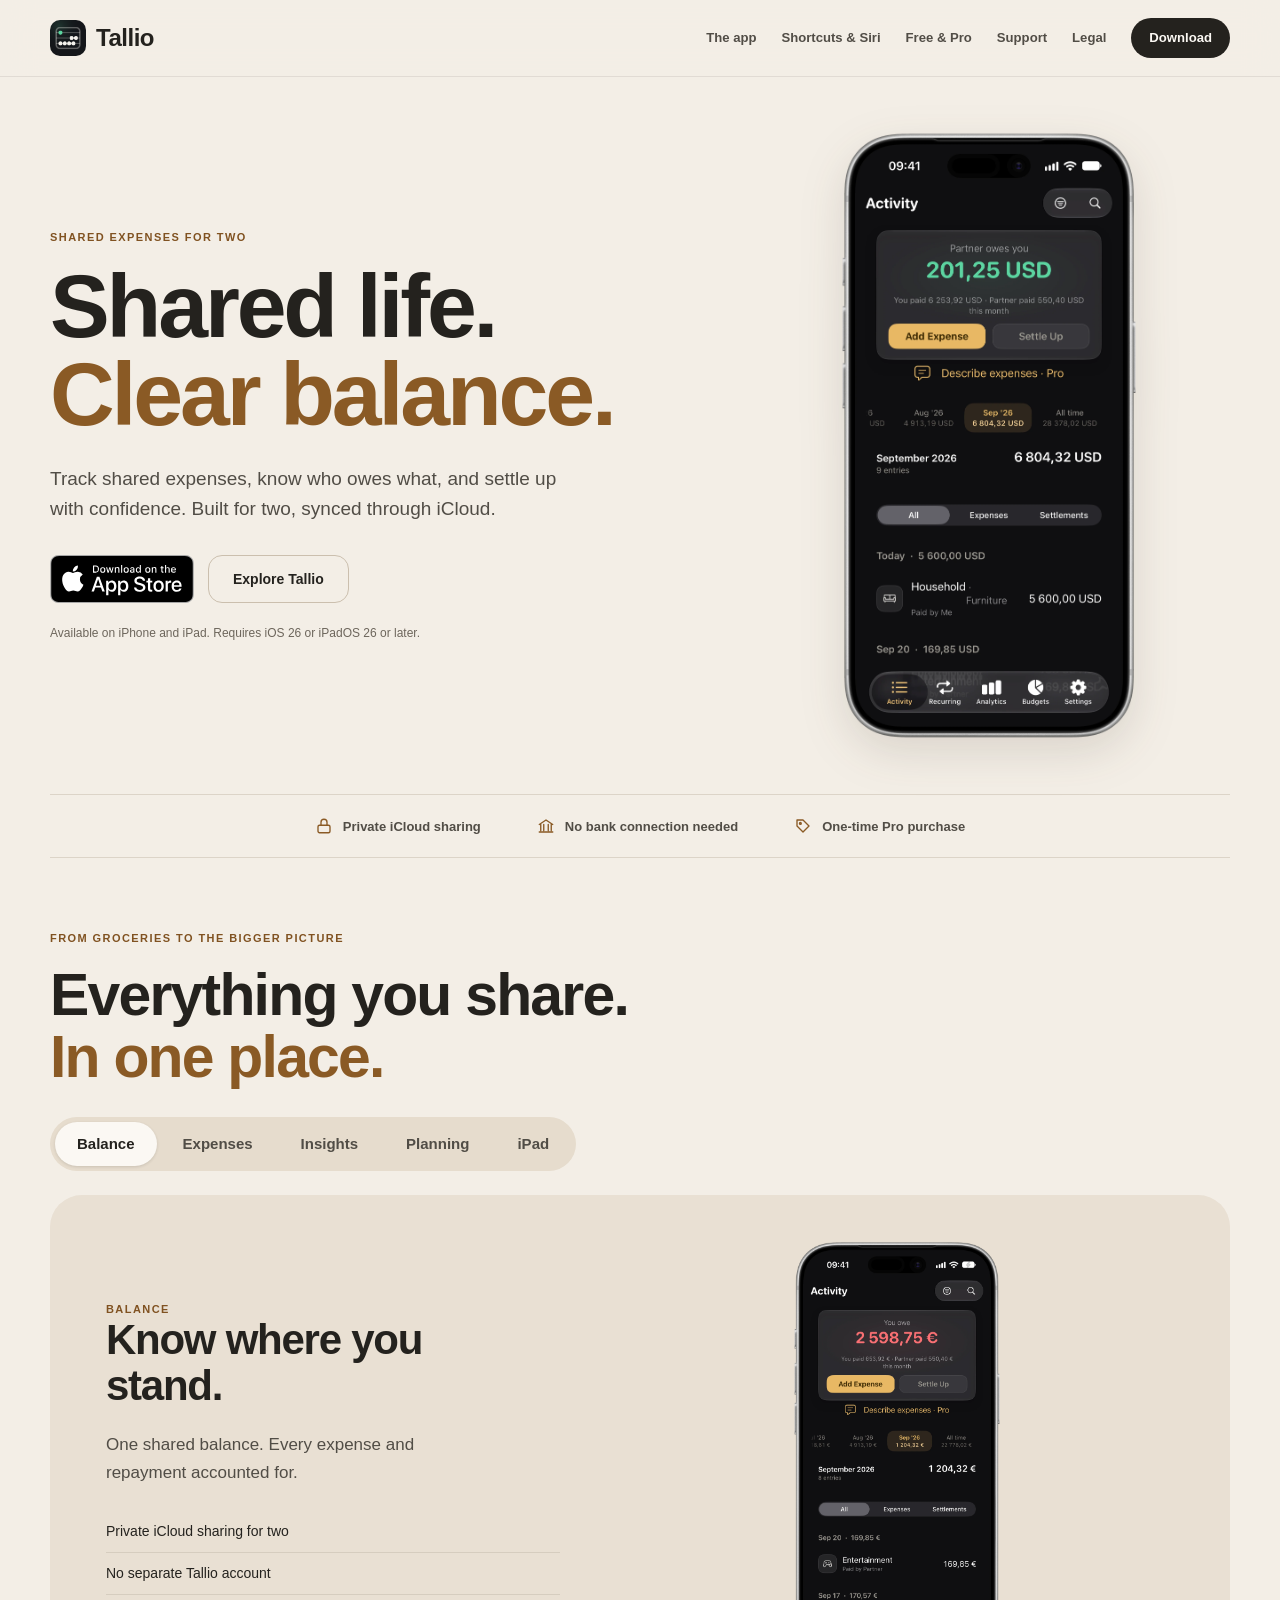
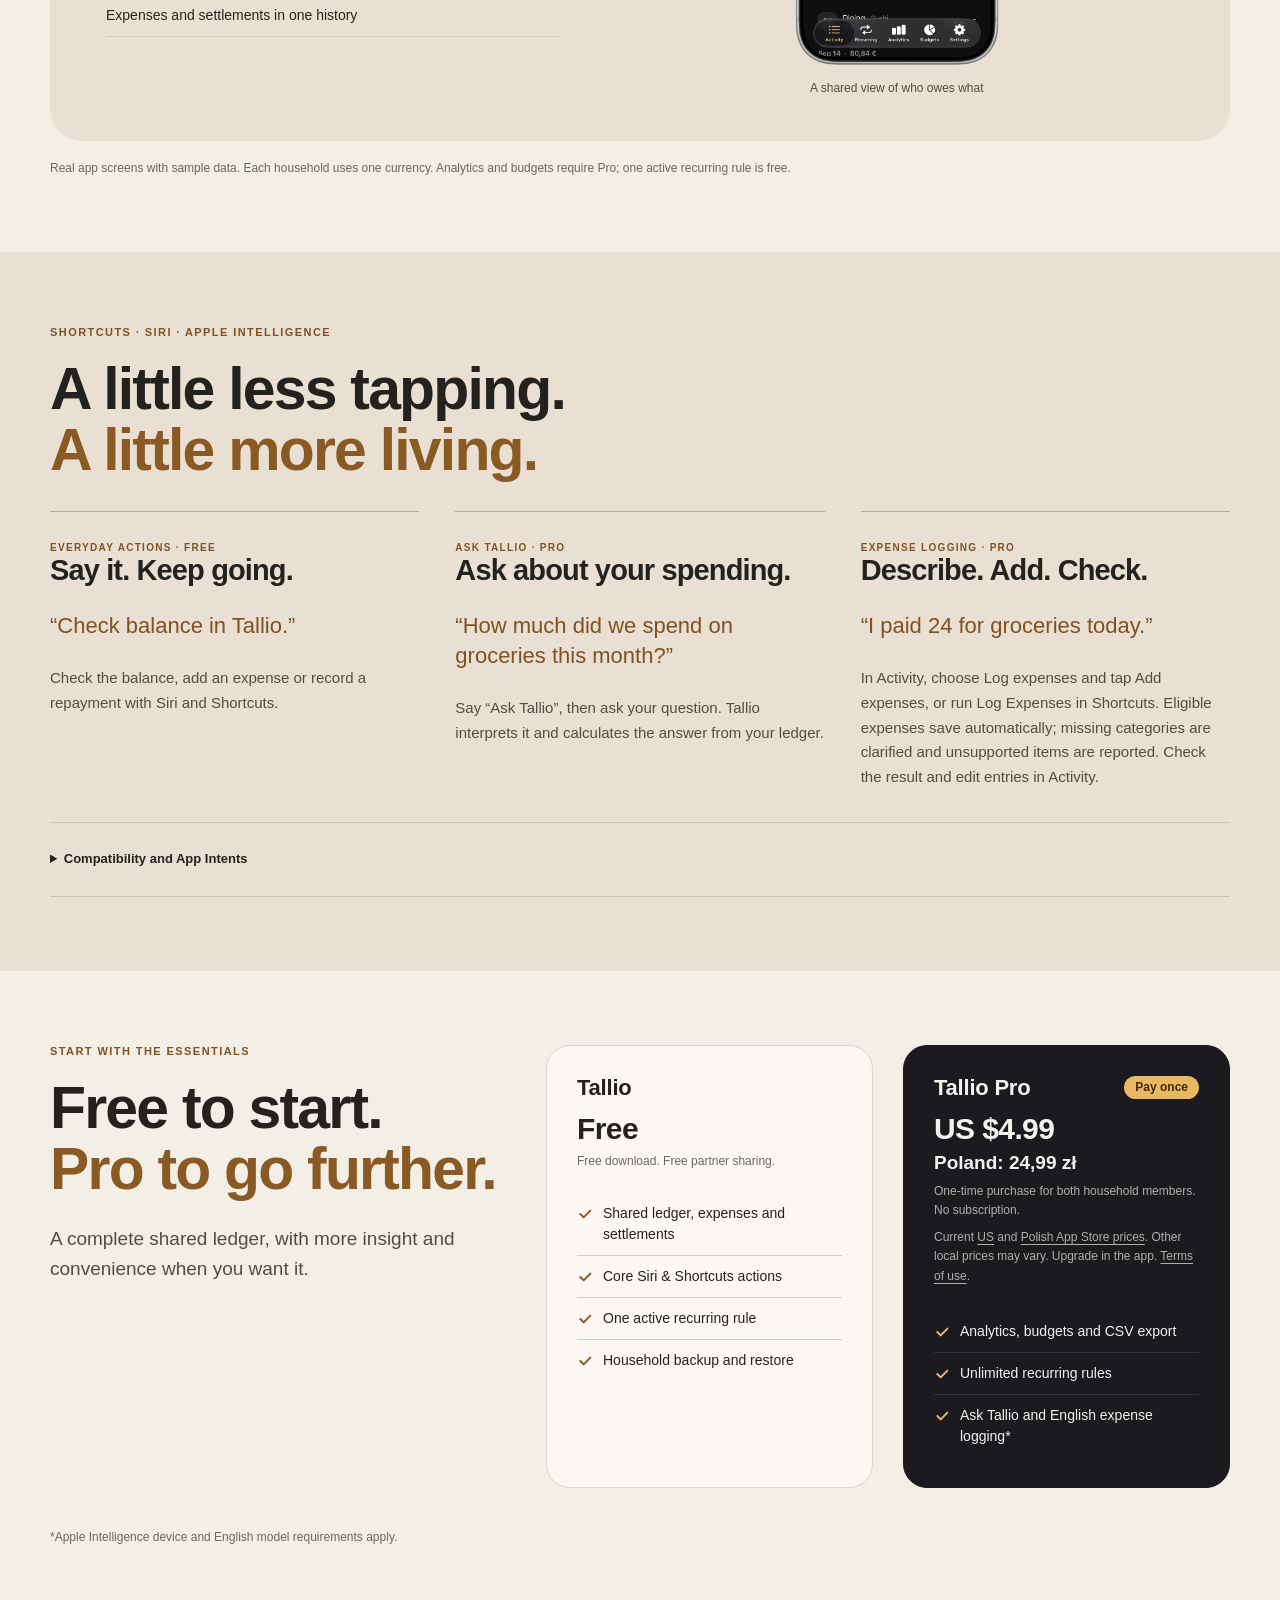
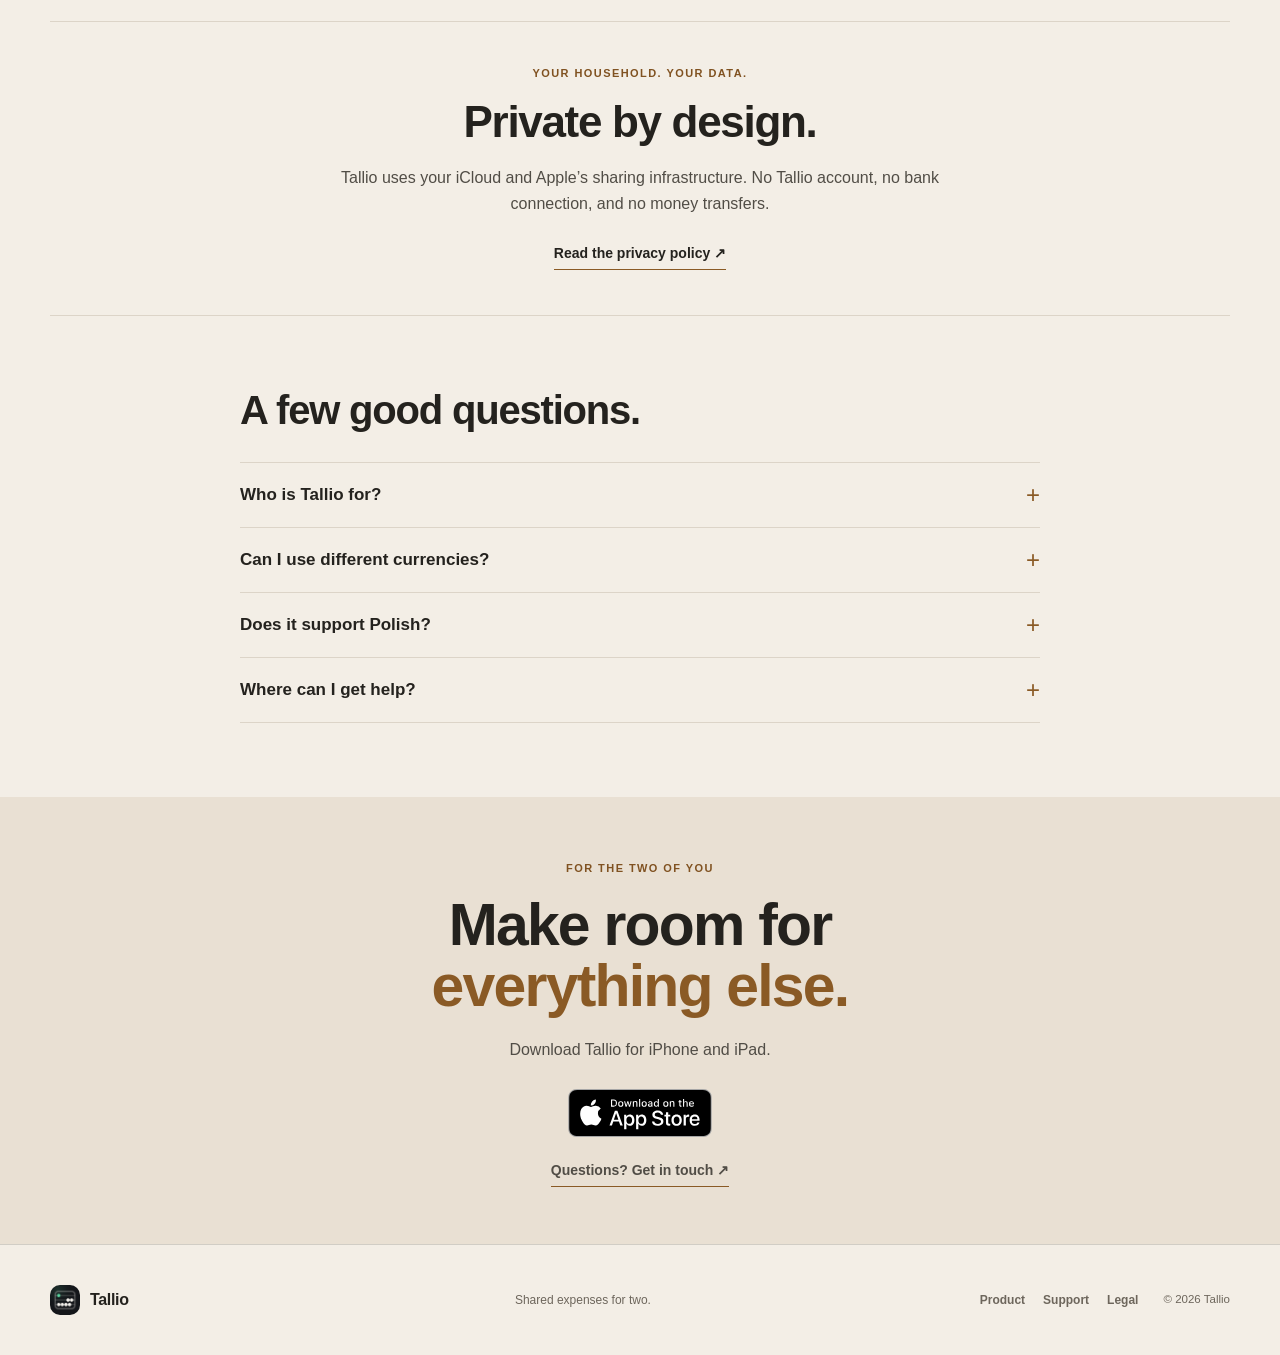
<file: index.html>
<!doctype html><html lang="en"><head>
  <meta charset="utf-8">
  <meta name="viewport" content="width=device-width, initial-scale=1">
  <title>Tallio — shared life. Clear balance.</title>
  <meta name="description" content="Tallio is a private shared ledger for two people. Record expenses, split them fairly, and see the balance clearly. Available on iPhone and iPad.">
  <link rel="canonical" href="https://ciesls.github.io/tallio/">
  <meta property="og:type" content="website">
  <meta property="og:site_name" content="Tallio">
  <meta property="og:url" content="https://ciesls.github.io/tallio/">
  <meta property="og:title" content="Tallio — shared life. Clear balance.">
  <meta property="og:description" content="A private shared ledger for two people. Record expenses, split them fairly, and see the balance clearly. Available on iPhone and iPad.">
  <meta property="og:image" content="https://ciesls.github.io/tallio/social-preview-20260922-sans.png">
  <meta property="og:image:type" content="image/png">
  <meta property="og:image:width" content="1200">
  <meta property="og:image:height" content="630">
  <meta property="og:image:alt" content="Tallio — Shared life. Clear balance. A private shared ledger for two, with the current app in an iPhone 17 Pro frame.">
  <meta name="twitter:card" content="summary_large_image">
  <meta name="twitter:title" content="Tallio — shared life. Clear balance.">
  <meta name="twitter:description" content="A private shared ledger for two people. Available on iPhone and iPad.">
  <meta name="twitter:image" content="https://ciesls.github.io/tallio/social-preview-20260922-sans.png">
  <meta name="twitter:image:alt" content="Tallio — Shared life. Clear balance. A private shared ledger for two.">
  <link rel="icon" type="image/x-icon" href="favicon-20260909.ico">
  <link rel="icon" type="image/png" sizes="32x32" href="favicon-32-20260909.png">
  <link rel="icon" type="image/png" sizes="192x192" href="favicon-192-20260909.png">
  <link rel="apple-touch-icon" sizes="180x180" href="apple-touch-icon-20260909.png">
  <link rel="stylesheet" href="product.css?v=20261116">
  <link rel="stylesheet" href="site-chrome.css?v=20260923a">
<noscript><style>.tour-panel[hidden]{display:grid}.tour-controls{display:none}</style></noscript></head><body>
<a class="skip" href="#main">Skip to content</a>
<header class="site-header"><div class="header-inner"><a class="brand" href="#top" aria-label="Tallio home"><img src="app-icon.png" alt="" width="36" height="36"><span>Tallio</span></a><button class="menu-toggle" type="button" aria-expanded="false" aria-controls="site-nav">Menu</button><nav id="site-nav" class="site-nav" aria-label="Main navigation"><a href="#tour">The app</a><a href="#shortcuts">Shortcuts &amp; Siri</a><a href="#plans">Free &amp; Pro</a><a href="support.html">Support</a><a href="legal/privacy.html">Legal</a><a class="nav-cta" href="https://apps.apple.com/app/id6793468900">Download</a></nav></div></header>
<main id="main"><span id="features"></span><section class="hero wrap" id="top"><div class="hero-copy"><p class="eyebrow">Shared expenses for two</p><h1>Shared life.<br><em>Clear balance.</em></h1><p class="lede">Track shared expenses, know who owes what, and settle up with confidence. Built for two, synced through iCloud.</p><div class="actions"><a class="app-store-badge" href="https://apps.apple.com/app/id6793468900" aria-label="Download Tallio on the App Store"><img src="assets/download-on-the-app-store.svg" width="144" height="48" alt="Download on the App Store"></a><a class="button button-secondary" href="#tour">Explore Tallio</a></div><p class="availability">Available on iPhone and iPad. Requires iOS 26 or iPadOS 26 or later.</p></div><div class="hero-product"><img src="screenshots/framed/activity-usd-20260922.webp" width="1350" height="2760" alt="Tallio’s shared balance and expense history" fetchpriority="high"></div></section>
<div class="trust wrap"><span><svg viewBox="0 0 24 24" aria-hidden="true"><rect x="4" y="11" width="16" height="10" rx="2"/><path d="M8 11V7a4 4 0 0 1 8 0v4"/></svg>Private iCloud sharing</span><span><svg viewBox="0 0 24 24" aria-hidden="true"><path d="M3 10l9-6 9 6M5 10v8M19 10v8M9 10v8M15 10v8M3 20h18"/></svg>No bank connection needed</span><span><svg viewBox="0 0 24 24" aria-hidden="true"><path d="M20 12l-8 8-8-8V4h8z"/><circle cx="8.5" cy="8.5" r="1.2"/></svg>One-time Pro purchase</span></div>
<section class="wrap section" id="tour"><span id="how"></span><div class="section-heading"><p class="eyebrow">From groceries to the bigger picture</p><h2>Everything you share.<br><em>In one place.</em></h2></div><div class="tour-controls" role="group" aria-label="Choose a feature"><button id="tour-0" aria-controls="panel-0" aria-pressed="true" data-panel="0">Balance</button><button id="tour-1" aria-controls="panel-1" aria-pressed="false" data-panel="1">Expenses</button><button id="tour-2" aria-controls="panel-2" aria-pressed="false" data-panel="2">Insights</button><button id="tour-3" aria-controls="panel-3" aria-pressed="false" data-panel="3">Planning</button><button id="tour-4" aria-controls="panel-4" aria-pressed="false" data-panel="4">iPad</button></div><section class="tour-panel" id="panel-0" aria-labelledby="tour-0" ><div class="tour-copy"><span class="eyebrow">Balance</span><h3>Know where you stand.</h3><p>One shared balance. Every expense and repayment accounted for.</p><ul><li>Private iCloud sharing for two</li><li>No separate Tallio account</li><li>Expenses and settlements in one history</li></ul></div><div class="tour-images"><figure><a href="screenshots/framed/balance-eur-20260922.webp" target="_blank" rel="noopener"><img src="screenshots/framed/balance-eur-20260922.webp" width="1350" height="2760" alt="A shared view of who owes what" loading="lazy"></a><figcaption>A shared view of who owes what</figcaption></figure></div></section><section class="tour-panel" id="panel-1" aria-labelledby="tour-1" hidden><div class="tour-copy"><span class="eyebrow">Expenses</span><h3>Record. Split. Settle.</h3><p>Record who paid, including expenses paid from a joint account. When you settle up, tap the balance to fill in the repayment amount.</p></div><div class="tour-images"><figure><a href="screenshots/framed/expense-pln-20260921.webp" target="_blank" rel="noopener"><img src="screenshots/framed/expense-pln-20260921.webp" width="1350" height="2760" alt="Add a shared expense" loading="lazy"></a><figcaption>Add a shared expense</figcaption></figure><figure><a href="screenshots/framed/settlement-jpy-20260921.webp" target="_blank" rel="noopener"><img src="screenshots/framed/settlement-jpy-20260921.webp" width="1350" height="2760" alt="Record a repayment" loading="lazy"></a><figcaption>Record a repayment</figcaption></figure></div></section><section class="tour-panel" id="panel-2" aria-labelledby="tour-2" hidden><div class="tour-copy"><span class="eyebrow">Insights · Pro</span><h3>See what changed. Understand why.</h3><p>Compare spending with the same month last year, explore a custom date range or see where this month’s spending is likely to land.</p></div><div class="tour-images"><figure><a href="screenshots/framed/analytics-overview-gbp-20260928.webp" target="_blank" rel="noopener"><img src="screenshots/framed/analytics-overview-gbp-20260928.webp" width="1350" height="2760" alt="Your spending, in perspective" loading="lazy"></a><figcaption>Your spending, in perspective</figcaption></figure><figure><a href="screenshots/framed/analytics-insights-gbp-20260928.webp" target="_blank" rel="noopener"><img src="screenshots/framed/analytics-insights-gbp-20260928.webp" width="1350" height="2760" alt="The reasons behind the numbers" loading="lazy"></a><figcaption>The reasons behind the numbers</figcaption></figure></div></section><section class="tour-panel" id="panel-3" aria-labelledby="tour-3" hidden><div class="tour-copy"><span class="eyebrow">Planning</span><h3>Make room for what’s next.</h3><p>Set category budgets and keep upcoming household bills in view.</p></div><div class="tour-images"><figure><a href="screenshots/framed/budgets-cad-20260928.webp" target="_blank" rel="noopener"><img src="screenshots/framed/budgets-cad-20260928.webp" width="1350" height="2760" alt="Category budgets · Pro" loading="lazy"></a><figcaption>Category budgets · Pro</figcaption></figure><figure><a href="screenshots/framed/recurring-eur-20260928.webp" target="_blank" rel="noopener"><img src="screenshots/framed/recurring-eur-20260928.webp" width="1350" height="2760" alt="Recurring bills · unlimited with Pro" loading="lazy"></a><figcaption>Recurring bills · unlimited with Pro</figcaption></figure></div></section>
<section class="tour-panel" id="panel-4" aria-labelledby="tour-4" hidden>
  <div class="tour-copy"><span class="eyebrow">Tallio 1.3</span><h3>Your ledger on iPad.</h3><p>Select an expense in Activity to see who paid, how it was split and which category it belongs to. The details open beside the list, so you can review the next entry without losing your place.</p><p>Use the same Apple Account on iPhone and iPad to open your existing iCloud household.</p></div>
  <div class="tour-images"><figure class="ipad-preview"><a href="screenshots/framed/ipad-activity-20261116.webp" target="_blank" rel="noopener"><img src="screenshots/framed/ipad-activity-20261116.webp" width="1125" height="1469" alt="Tallio on iPad with an entertainment expense selected and its details beside the activity list" loading="lazy"></a><figcaption>Activity on iPad · Tallio 1.3</figcaption></figure></div>
</section>
<p class="fine">Real app screens with sample data. Each household uses one currency. Analytics and budgets require Pro; one active recurring rule is free.</p></section>
<section class="automation" id="shortcuts"><div class="wrap section"><div class="section-heading"><p class="eyebrow">Shortcuts · Siri · Apple Intelligence</p><h2>A little less tapping.<br><em>A little more living.</em></h2></div><div class="workflow-grid"><article><span class="eyebrow">Everyday actions · Free</span><h3>Say it. Keep going.</h3><blockquote>“Check balance in Tallio.”</blockquote><p>Check the balance, add an expense or record a repayment with Siri and Shortcuts.</p></article><article><span class="eyebrow">Ask Tallio · Pro</span><h3>Ask about your spending.</h3><blockquote>“How much did we spend on groceries this month?”</blockquote><p>Say “Ask Tallio”, then ask your question. Tallio interprets it and calculates the answer from your ledger.</p></article><article><span class="eyebrow">Expense logging · Pro</span><h3>Describe. Add. Check.</h3><blockquote>“I paid 24 for groceries today.”</blockquote><p>In Activity, choose Log expenses and tap Add expenses, or run Log Expenses in Shortcuts. Eligible expenses save automatically; missing categories are clarified and unsupported items are reported. Check the result and edit entries in Activity.</p></article></div><details class="requirements"><summary>Compatibility and App Intents</summary><p>Native App Intents connect Tallio with Siri and Shortcuts. iOS 27 adds system actions to search Activity and open ledger entries. Siri AI availability and routing depend on Apple.</p><p>Ask Tallio and English expense logging require Pro, a compatible Apple Intelligence device and an available English on-device model. The core ledger works on iPhone and iPad running iOS 26 or iPadOS 26 or later.</p></details></div></section>
<section class="wrap section plans" id="plans"><span id="pro" hidden></span><div><p class="eyebrow">Start with the essentials</p><h2>Free to start.<br><em>Pro to go further.</em></h2><p class="lede">A complete shared ledger, with more insight and convenience when you want it.</p></div><div class="plan-options"><article><h3>Tallio</h3><p class="plan-value">Free</p><p class="small">Free download. Free partner sharing.</p><ul><li>Shared ledger, expenses and settlements</li><li>Core Siri &amp; Shortcuts actions</li><li>One active recurring rule</li><li>Household backup and restore</li></ul></article><article class="plan-pro"><h3>Tallio Pro <span class="badge">Pay once</span></h3><p class="plan-value">US $4.99</p><p class="plan-local-price">Poland: 24,99 zł</p><p class="small">One-time purchase for both household members. No subscription.</p><p class="small">Current <a href="https://apps.apple.com/us/app/tallio-shared-expenses/id6793468900">US</a> and <a href="https://apps.apple.com/pl/app/tallio-shared-expenses/id6793468900">Polish App Store prices</a>. Other local prices may vary. Upgrade in the app. <a href="https://www.apple.com/legal/internet-services/itunes/dev/stdeula/">Terms of use</a>.</p><ul><li>Analytics, budgets and CSV export</li><li>Unlimited recurring rules</li><li>Ask Tallio and English expense logging*</li></ul></article></div><p class="fine">*Apple Intelligence device and English model requirements apply.</p></section>
<section class="wrap quiet" id="privacy"><p class="eyebrow">Your household. Your data.</p><h2>Private by design.</h2><p>Tallio uses your iCloud and Apple’s sharing infrastructure. No Tallio account, no bank connection, and no money transfers.</p><a class="text-link" href="legal/privacy.html">Read the privacy policy ↗</a></section>
<section class="wrap faq section"><h2>A few good questions.</h2><details><summary>Who is Tallio for?</summary><p>Two people sharing household costs: partners, roommates, or anyone who wants one clear shared ledger.</p></details><details><summary>Can I use different currencies?</summary><p>Choose one currency for your household. Tallio does not convert currencies or mix them within a ledger.</p></details><details><summary>Does it support Polish?</summary><p>The app supports English and Polish. Natural-language spending questions and expense descriptions currently accept English only.</p></details><details><summary>Where can I get help?</summary><p>Visit <a href="support.html">Tallio support</a> for setup guides and contact details.</p></details></section>
<section class="launch" id="launch"><span id="start"></span><div class="wrap"><p class="eyebrow">For the two of you</p><h2>Make room for<br><em>everything else.</em></h2><p>Download Tallio for iPhone and iPad.</p><div class="actions launch-actions"><a class="app-store-badge" href="https://apps.apple.com/app/id6793468900" aria-label="Download Tallio on the App Store"><img src="assets/download-on-the-app-store.svg" width="144" height="48" alt="Download on the App Store"></a></div><p><a class="text-link" href="support.html">Questions? Get in touch ↗</a></p></div></section></main>
<footer class="site-footer"><div class="footer-inner"><a class="brand" href=""><img src="app-icon.png" alt="" width="30" height="30"><span>Tallio</span></a><p>Shared expenses for two.</p><nav aria-label="Footer navigation"><a href="">Product</a><a href="support.html">Support</a><a href="legal/privacy.html">Legal</a></nav><small>© 2026 Tallio</small></div></footer>
<script src="script.js"></script>
<script>document.querySelectorAll('[data-panel]').forEach(b=>b.addEventListener('click',()=>{document.querySelectorAll('[data-panel]').forEach(x=>x.setAttribute('aria-pressed',String(x===b)));document.querySelectorAll('.tour-panel').forEach(p=>p.hidden=p.id!=='panel-'+b.dataset.panel)}));</script></body></html>
</file>
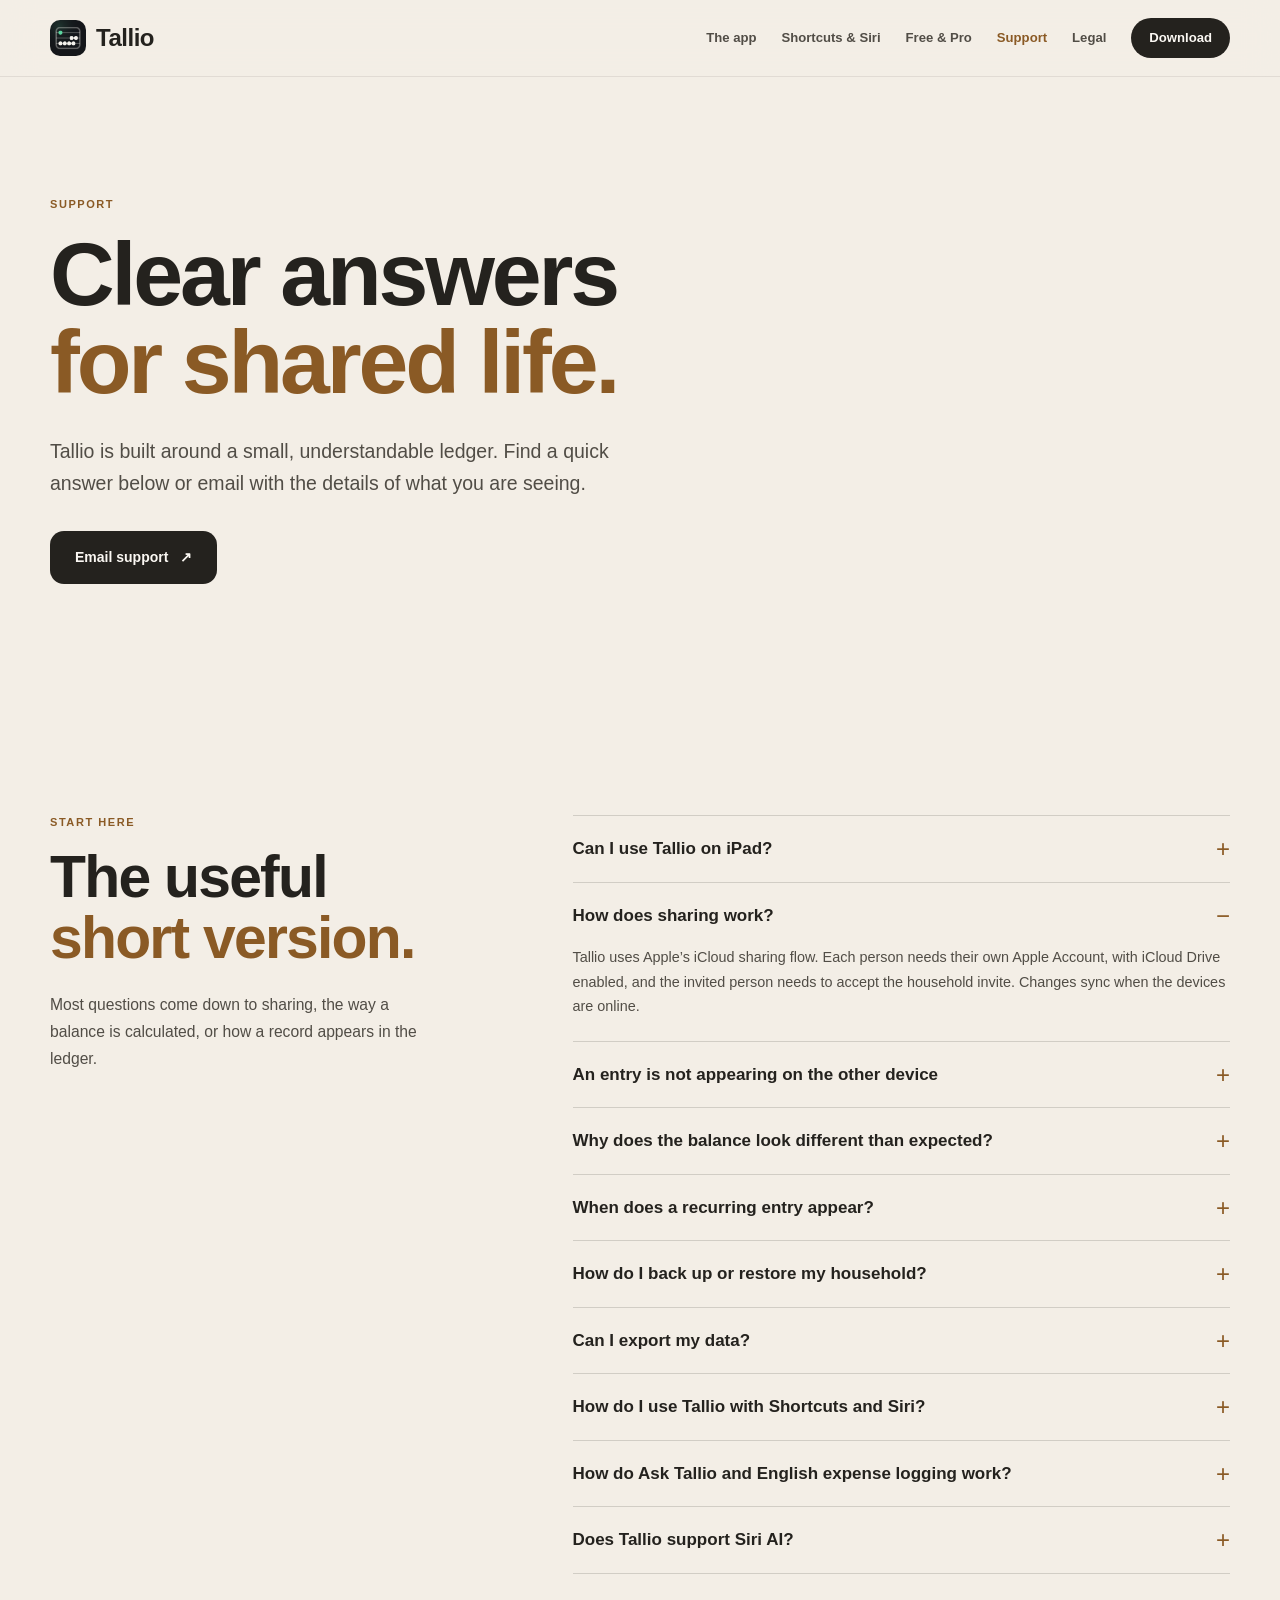
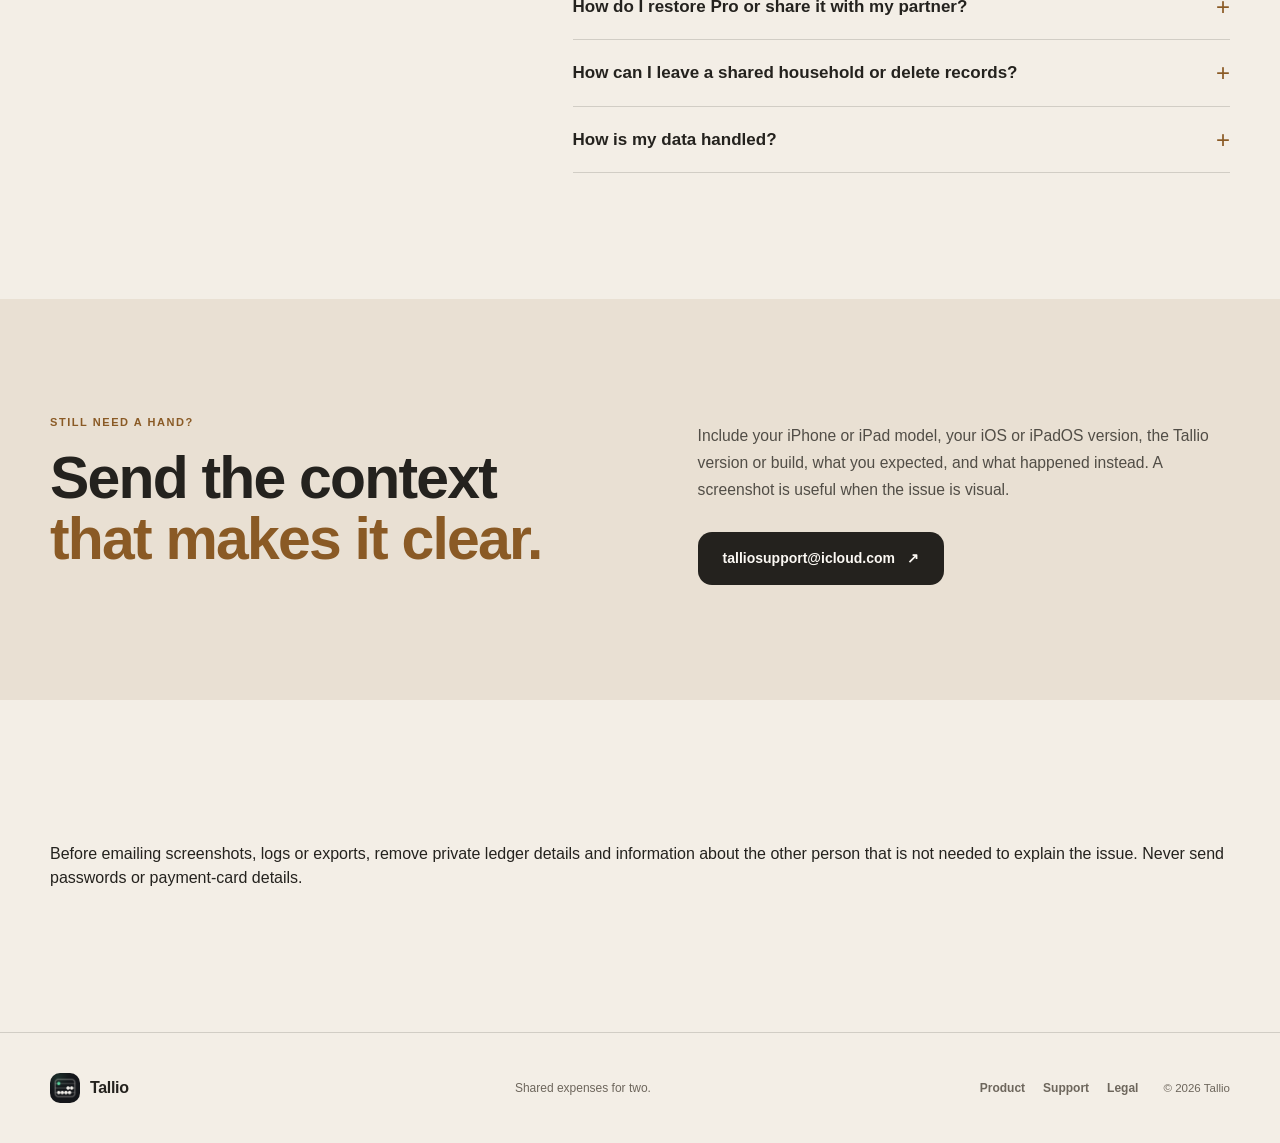
<file: support.html>
<!doctype html>
<html lang="en">
<head>
  <meta charset="utf-8">
  <meta name="viewport" content="width=device-width, initial-scale=1">
  <title>Tallio Support — help with your shared ledger</title>
  <meta name="description" content="Find answers about Tallio, iCloud sharing, expenses, recurring entries, privacy, and exporting your household ledger.">
  <link rel="canonical" href="https://ciesls.github.io/tallio/support.html">
  <meta property="og:type" content="website">
  <meta property="og:site_name" content="Tallio">
  <meta property="og:url" content="https://ciesls.github.io/tallio/support.html">
  <meta property="og:title" content="Tallio Support — help with your shared ledger">
  <meta property="og:description" content="Answers about Tallio, iCloud sharing, expenses, recurring entries, privacy, and exporting your household ledger.">
  <meta property="og:image" content="https://ciesls.github.io/tallio/social-preview-20260922-sans.png">
  <meta property="og:image:type" content="image/png">
  <meta property="og:image:width" content="1200">
  <meta property="og:image:height" content="630">
  <meta property="og:image:alt" content="Tallio — Shared life. Clear balance. A private shared ledger for two, with the current app in an iPhone 17 Pro frame.">
  <meta name="twitter:card" content="summary_large_image">
  <meta name="twitter:title" content="Tallio Support">
  <meta name="twitter:description" content="Answers about Tallio, iCloud sharing, expenses, recurring entries, privacy, and exporting your household ledger.">
  <meta name="twitter:image" content="https://ciesls.github.io/tallio/social-preview-20260922-sans.png">
  <meta name="twitter:image:alt" content="Tallio — Shared life. Clear balance. A private shared ledger for two.">
  <link rel="icon" type="image/x-icon" href="favicon-20260909.ico">
  <link rel="icon" type="image/png" sizes="32x32" href="favicon-32-20260909.png">
  <link rel="icon" type="image/png" sizes="192x192" href="favicon-192-20260909.png">
  <link rel="apple-touch-icon" sizes="180x180" href="apple-touch-icon-20260909.png">
  <link rel="stylesheet" href="styles.css?v=20260923b">
  <link rel="stylesheet" href="site-chrome.css?v=20260923a">
</head>
<body>
  <a class="skip-link" href="#main">Skip to content</a>
  <header class="site-header"><div class="header-inner"><a class="brand" href="index.html" aria-label="Tallio home"><img src="app-icon.png" alt="" width="36" height="36"><span>Tallio</span></a><button class="menu-toggle" type="button" aria-expanded="false" aria-controls="site-nav">Menu</button><nav id="site-nav" class="site-nav" aria-label="Main navigation"><a href="index.html#tour">The app</a><a href="index.html#shortcuts">Shortcuts &amp; Siri</a><a href="index.html#plans">Free &amp; Pro</a><a href="support.html" aria-current="page">Support</a><a href="legal/privacy.html">Legal</a><a class="nav-cta" href="https://apps.apple.com/app/id6793468900">Download</a></nav></div></header>
  <main id="main">
    <section class="support-hero shell"><p class="eyebrow"><span class="eyebrow-mark" aria-hidden="true"></span> Support</p><h1>Clear answers<br><em>for shared life.</em></h1><p class="hero-lede">Tallio is built around a small, understandable ledger. Find a quick answer below or email with the details of what you are seeing.</p><a class="button button-dark" href="mailto:talliosupport@icloud.com?subject=Tallio%20support">Email support <span aria-hidden="true">↗</span></a></section>
    <section class="support-grid shell section-space"><div class="support-intro"><p class="section-kicker">Start here</p><h2>The useful<br><em>short version.</em></h2><p class="body-copy">Most questions come down to sharing, the way a balance is calculated, or how a record appears in the ledger.</p></div><div class="faq-list support-list"><details><summary>Can I use Tallio on iPad?</summary><p>Yes. Tallio is available on iPhone and iPad. To open your ledger on iPad, sign in to iCloud with the same Apple Account you use on your iPhone and open your existing household. Your iPad uses the same ledger and member identity.</p></details><details open><summary>How does sharing work?</summary><p>Tallio uses Apple’s iCloud sharing flow. Each person needs their own Apple Account, with iCloud Drive enabled, and the invited person needs to accept the household invite. Changes sync when the devices are online.</p></details><details><summary>An entry is not appearing on the other device</summary><p>Check that both devices are online, signed in to the intended Apple Account, and that the household invitation was accepted. If the device is offline or in Airplane Mode, its changes wait until it reconnects.</p></details><details><summary>Why does the balance look different than expected?</summary><p>The balance includes who paid each expense, each person’s share, and recorded settlements. Review the relevant entries and check whether an expense or settlement was entered twice.</p></details><details><summary>When does a recurring entry appear?</summary><p>Due entries are added when the person who created the household opens Tallio on or after the due date, then sync to the other device. Open the Recurring tab to see the next scheduled date and the rule’s current state.</p></details><details><summary>How do I back up or restore my household?</summary><p>Open Settings → Backup to save a household backup or set up automatic backups in iCloud Drive or a folder you choose. Backup and restore are free. During setup, choose Restore from backup to create a household from the file.</p><p>If you already use a household, read How restoring works in Settings → Backup first. Restoring from there replaces your current household. The owner deletes it for both members, while an invited partner leaves it. Save a backup first.</p></details><details><summary>Can I export my data?</summary><p>CSV export is included with Tallio Pro. Use CSV for spreadsheets and a Tallio backup file to restore a household. In Settings, choose Export CSV to export every expense and settlement, across all dates.</p></details><details id="shortcuts-help"><summary>How do I use Tallio with Shortcuts and Siri?</summary><p>Open Settings → Siri &amp; Shortcuts for the phrases Tallio understands. In the Shortcuts app, choose Add Expense or Add Settlement to build your own shortcut. You can also check your balance or open a section with Siri. The Add Expense action uses your household’s default split unless you select another supported option, such as Equal. Review the selected action’s options when building your shortcut. Household setup and device authentication may be required.</p></details><details><summary>How do Ask Tallio and English expense logging work?</summary><p>Natural-language interpretation requires Tallio Pro, a device that supports Apple Intelligence, Apple Intelligence enabled and the English on-device model downloaded and ready. In Siri or Shortcuts, invoke Ask Tallio and ask about spending for all categories or one category and a date range. Tallio calculates the answer from your ledger. If interpretation is unavailable, use Analyze Household Spending with an explicit category, dates and report type.</p><p>In the app, open Activity → Log expenses, enter up to five expenses in English and tap Add expenses. In Shortcuts, add the Log Expenses action and supply an English description. Both save eligible expenses automatically without a separate save confirmation, use your household’s default split, ask for missing categories and report unsupported items. Read the result, then check or edit saved entries in Activity. Use manual entry for anything not added. Natural-language input is English-only, even when Tallio uses Polish. If Apple Intelligence is unavailable, manual expense entry and the structured Add Expense action remain available.</p></details><details><summary>Does Tallio support Siri AI?</summary><p>Tallio provides App Intents for Siri and Shortcuts, plus iOS 27 system actions to search Activity and open an entry. Siri AI availability and request routing depend on Apple, your device, language and region. See <a href="https://support.apple.com/guide/iphone/get-started-with-siri-ai-iphv6zwrg8jvfgr/27/ios/27">Apple’s Siri AI requirements</a>. Core Tallio actions do not require its English AI features.</p></details><details><summary>How do I restore Pro or share it with my partner?</summary><p>Open Settings → Unlock Pro to purchase the one-time upgrade, or choose Restore Purchase from the paywall or Settings using the Apple Account that made the purchase. Pro also becomes available to the other member of the same synced Tallio household; that partner does not need a second purchase. This is Tallio household sharing, separate from Apple Family Sharing. If access does not appear, check the purchasing account, household connection and internet connection, then contact support.</p></details><details><summary>How can I leave a shared household or delete records?</summary><p>In Settings → Manage household, the owner can choose Delete household to delete the shared ledger for both people. Back up first if you want to keep a copy. An invited partner can choose Leave household. This removes the shared household from that device; it does not delete the owner’s household or create a private copy. To delete an individual expense or settlement, open it in Activity and use its delete control. Deletions sync to the shared ledger, but synchronization markers, backups and copies someone exported may remain. Deleting the app alone does not delete its iCloud data. See the <a href="legal/privacy.html#deletion">data deletion policy</a> for limits and guidance.</p></details><details><summary>How is my data handled?</summary><p>Tallio uses iCloud and Apple’s sharing infrastructure for the shared ledger. Read the <a href="legal/privacy.html">privacy policy</a> for the full explanation of storage, sharing, and deletion.</p></details></div></section>
    <section class="contact-band"><div class="shell contact-inner"><div><p class="section-kicker">Still need a hand?</p><h2>Send the context<br><em>that makes it clear.</em></h2></div><div><p class="body-copy">Include your iPhone or iPad model, your iOS or iPadOS version, the Tallio version or build, what you expected, and what happened instead. A screenshot is useful when the issue is visual.</p><a class="button button-dark" href="mailto:talliosupport@icloud.com?subject=Tallio%20support&amp;body=What%20happened%3A%0AWhat%20I%20expected%3A%0AiPhone%20or%20iPad%20model%3A%0AiOS%20or%20iPadOS%20version%3A%0ATallio%20build%3A%0A">talliosupport@icloud.com <span aria-hidden="true">↗</span></a></div></div></section>
  <section class="shell section-space"><p>Before emailing screenshots, logs or exports, remove private ledger details and information about the other person that is not needed to explain the issue. Never send passwords or payment-card details.</p></section></main>
  <footer class="site-footer"><div class="footer-inner"><a class="brand" href="index.html"><img src="app-icon.png" alt="" width="30" height="30"><span>Tallio</span></a><p>Shared expenses for two.</p><nav aria-label="Footer navigation"><a href="index.html">Product</a><a href="support.html">Support</a><a href="legal/privacy.html">Legal</a></nav><small>© 2026 Tallio</small></div></footer>
  <script src="script.js"></script>
</body>
</html>
</file>
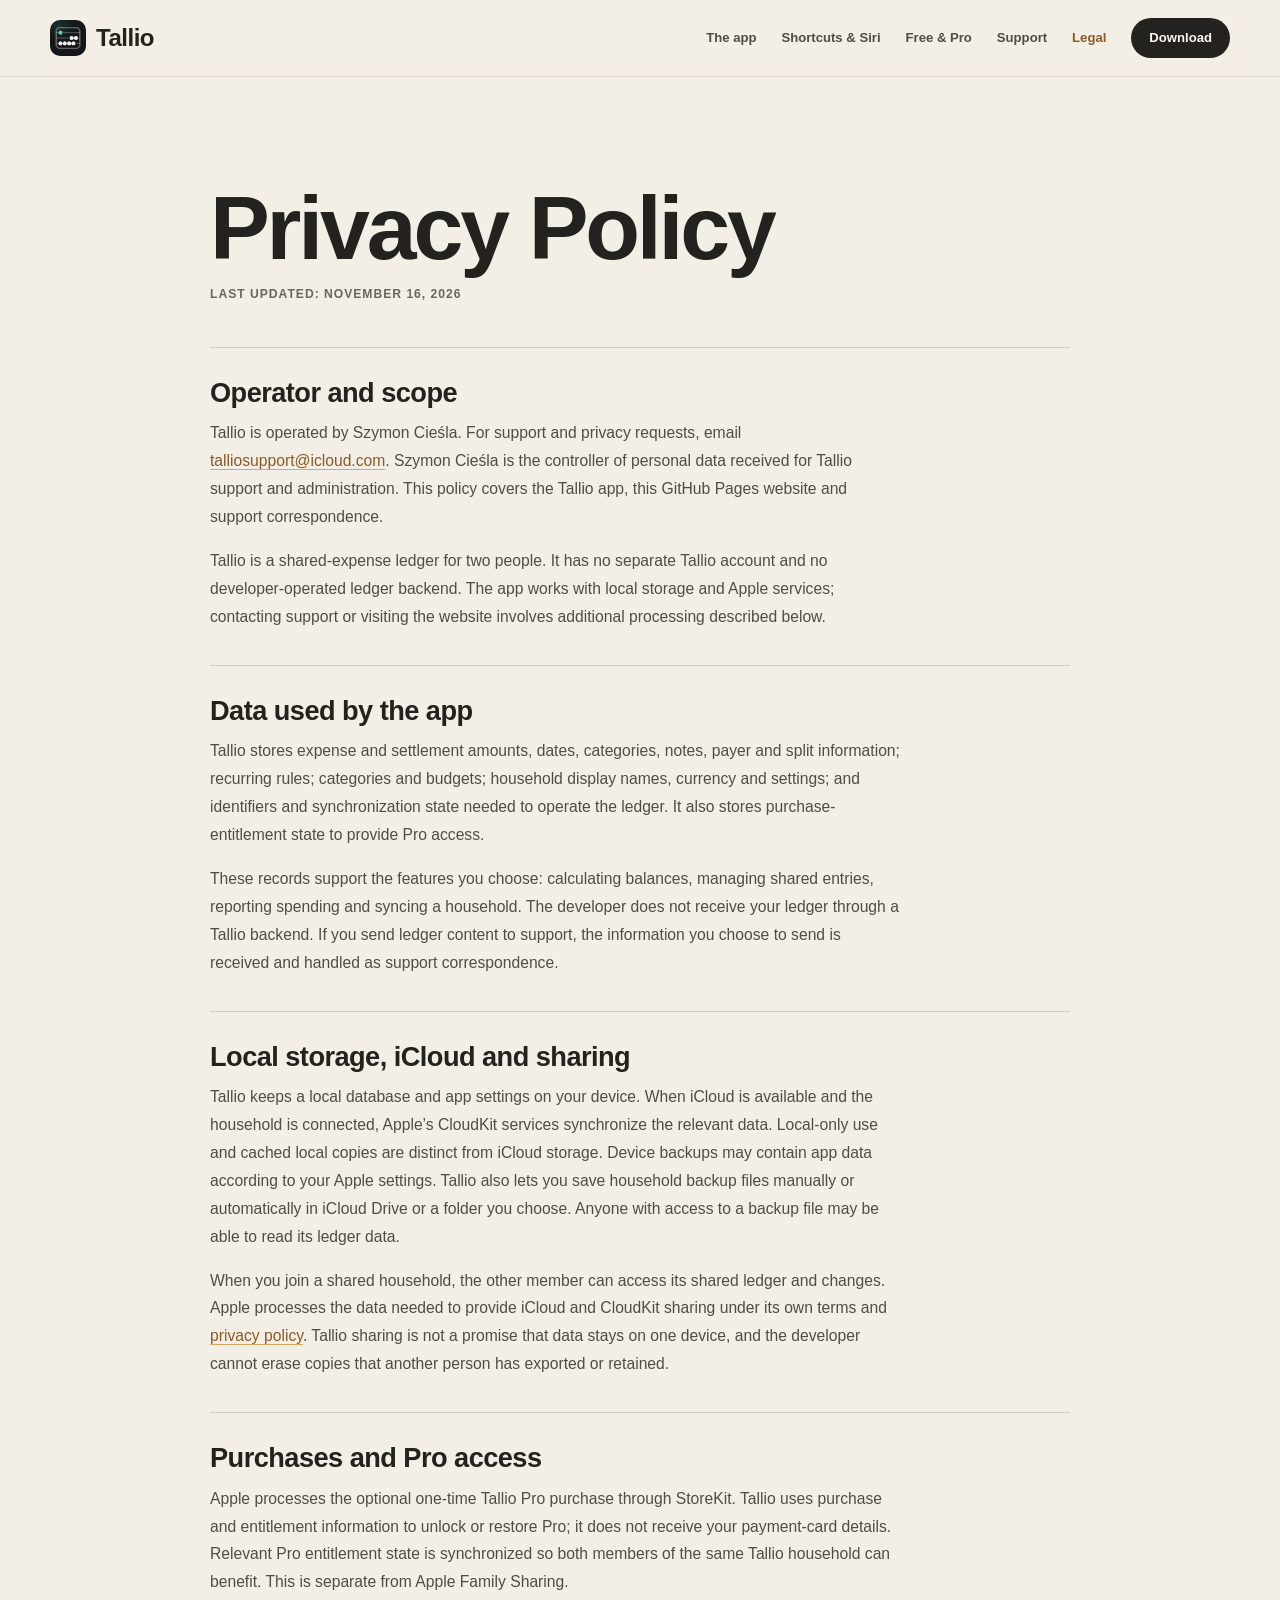
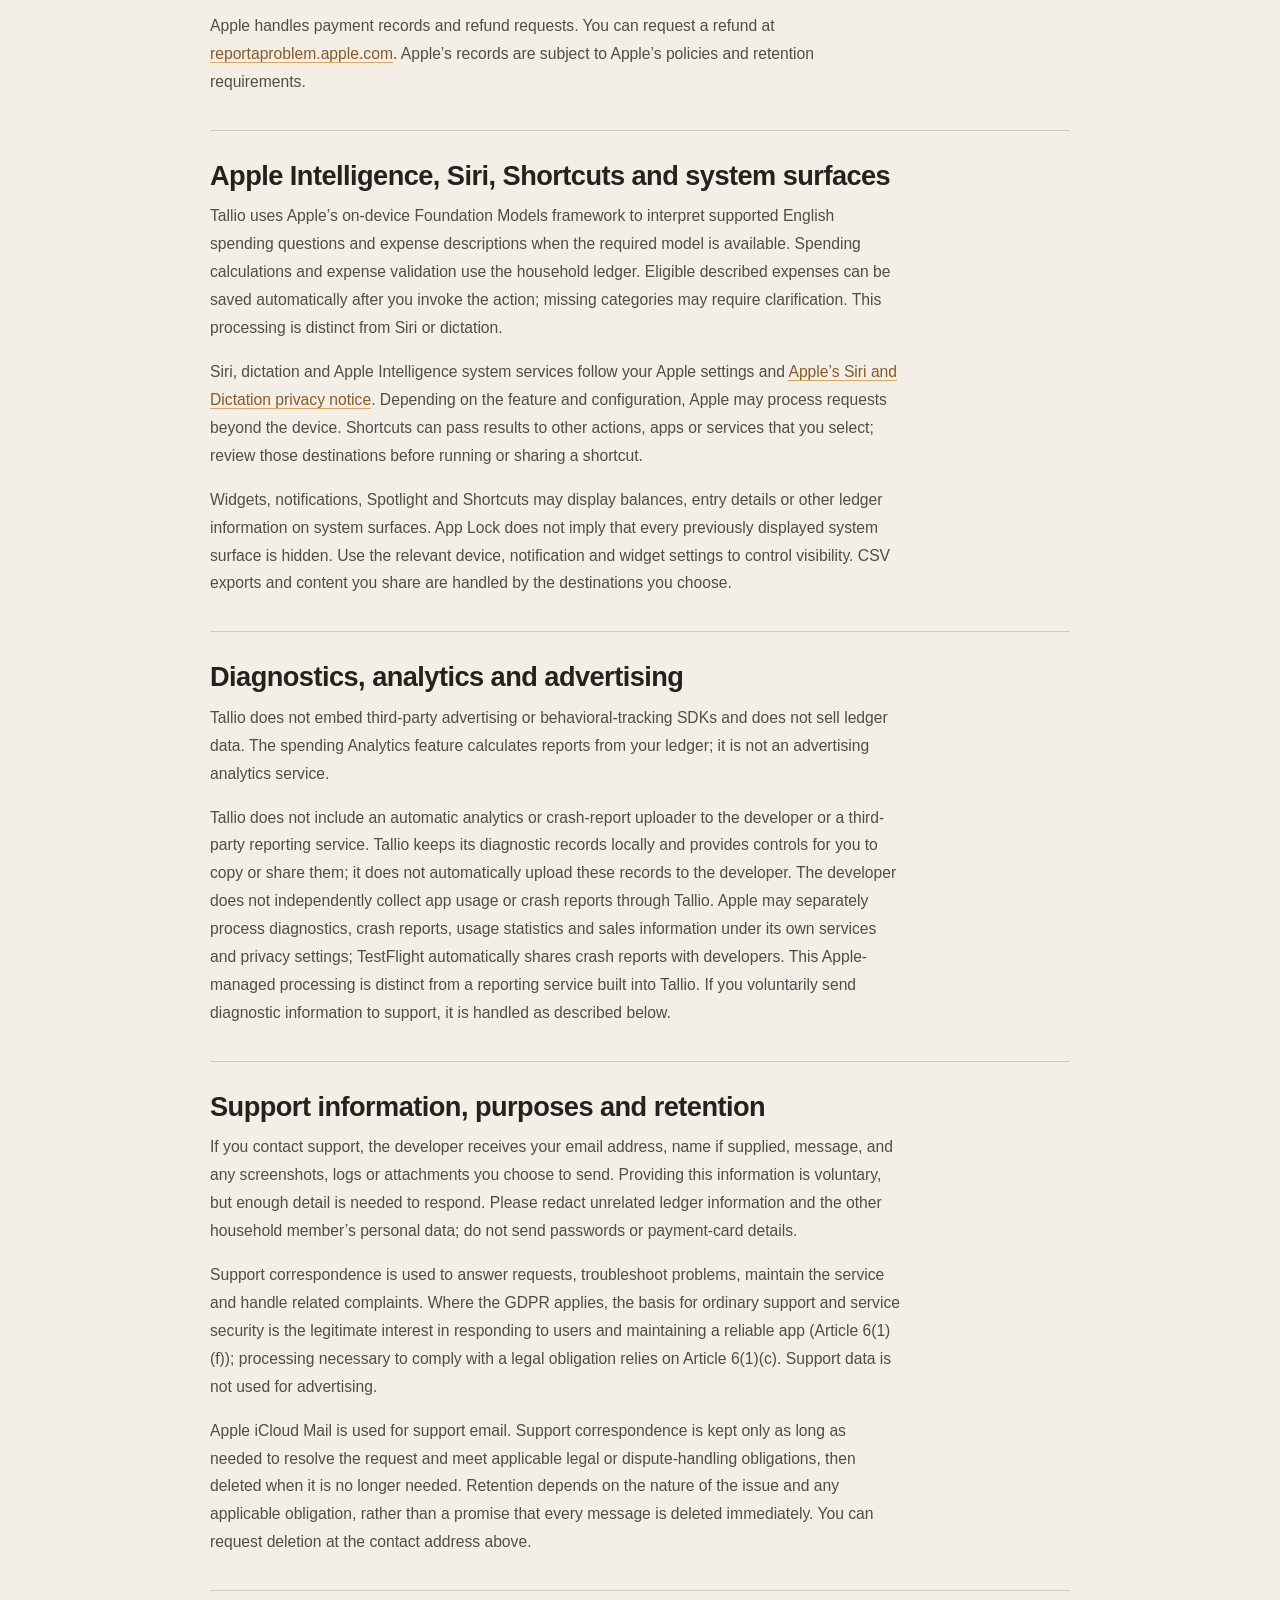
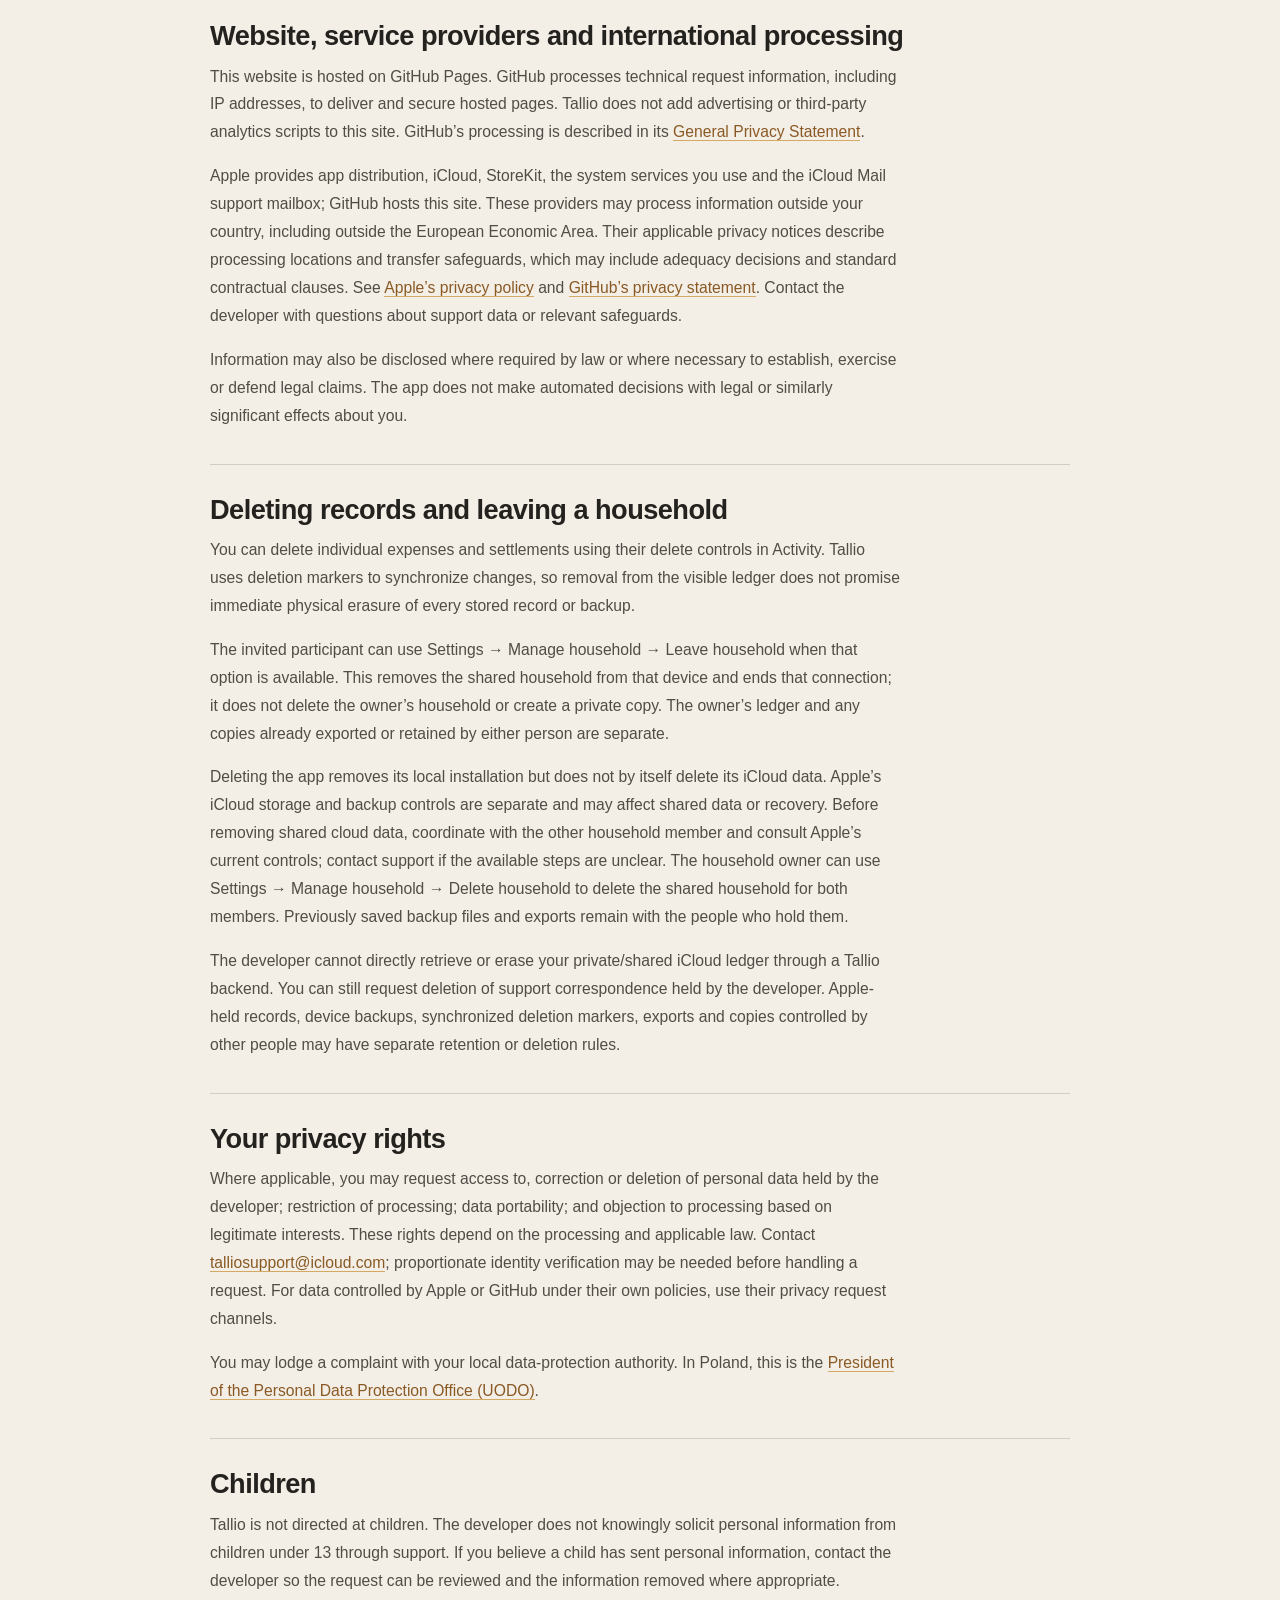
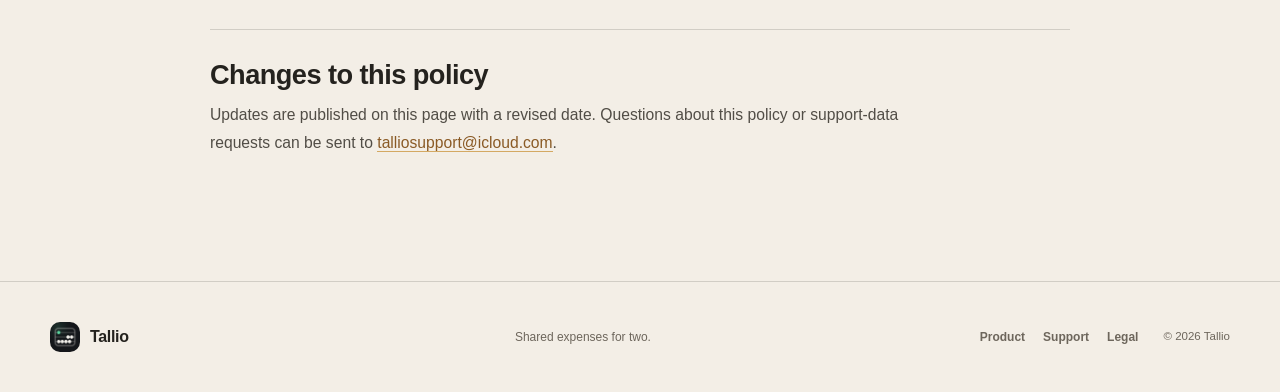
<file: legal/privacy.html>
<!DOCTYPE html>
<html lang="en">
<head>
<meta charset="utf-8">
<meta name="viewport" content="width=device-width, initial-scale=1">
<title>Tallio — Privacy Policy</title>
<meta name="description" content="How Tallio handles local and shared ledger data, Apple services, website visits and support correspondence.">
<link rel="canonical" href="https://ciesls.github.io/tallio/legal/privacy.html">
<meta property="og:type" content="website">
<meta property="og:site_name" content="Tallio">
<meta property="og:url" content="https://ciesls.github.io/tallio/legal/privacy.html">
<meta property="og:title" content="Tallio — Privacy Policy">
<meta property="og:description" content="How Tallio handles local and shared ledger data, Apple services, website visits and support correspondence.">
<meta property="og:image" content="https://ciesls.github.io/tallio/social-preview-20260922-sans.png">
  <meta property="og:image:type" content="image/png">
  <meta property="og:image:width" content="1200">
  <meta property="og:image:height" content="630">
  <meta property="og:image:alt" content="Tallio — Shared life. Clear balance. A private shared ledger for two, with the current app in an iPhone 17 Pro frame.">
<meta name="twitter:card" content="summary_large_image">
<meta name="twitter:title" content="Tallio — Privacy Policy">
<meta name="twitter:description" content="How Tallio handles local and shared ledger data, Apple services, website visits and support correspondence.">
<meta name="twitter:image" content="https://ciesls.github.io/tallio/social-preview-20260922-sans.png">
  <meta name="twitter:image:alt" content="Tallio — Shared life. Clear balance. A private shared ledger for two.">
<link rel="icon" type="image/x-icon" href="../favicon-20260909.ico">
  <link rel="icon" type="image/png" sizes="32x32" href="../favicon-32-20260909.png">
  <link rel="icon" type="image/png" sizes="192x192" href="../favicon-192-20260909.png">
  <link rel="apple-touch-icon" sizes="180x180" href="../apple-touch-icon-20260909.png">
<link rel="stylesheet" href="../styles.css?v=20260923b">
  <link rel="stylesheet" href="../site-chrome.css?v=20260923a">
</head>
<body>
<a class="skip-link" href="#top">Skip to content</a>
<header class="site-header"><div class="header-inner"><a class="brand" href="../" aria-label="Tallio home"><img src="../app-icon.png" alt="" width="36" height="36"><span>Tallio</span></a><button class="menu-toggle" type="button" aria-expanded="false" aria-controls="site-nav">Menu</button><nav id="site-nav" class="site-nav" aria-label="Main navigation"><a href="../#tour">The app</a><a href="../#shortcuts">Shortcuts &amp; Siri</a><a href="../#plans">Free &amp; Pro</a><a href="../support.html">Support</a><a href="../legal/privacy.html" aria-current="page">Legal</a><a class="nav-cta" href="https://apps.apple.com/app/id6793468900">Download</a></nav></div></header>



<main id="top" class="legal-main"><h1>Privacy Policy</h1><p class="legal-updated">Last updated: November 16, 2026</p><nav class="pagenav" aria-label="On this page"><a href="#operator">Operator and scope</a><a href="#stores">Data used by the app</a><a href="#sync">Local storage, iCloud and sharing</a><a href="#purchases">Purchases and Pro access</a><a href="#siri">Apple Intelligence, Siri, Shortcuts and system surfaces</a><a href="#tracking">Diagnostics, analytics and advertising</a><a href="#support">Support information, purposes and retention</a><a href="#website">Website, service providers and international processing</a><a href="#deletion">Deleting records and leaving a household</a><a href="#rights">Your privacy rights</a><a href="#children">Children</a><a href="#changes">Changes to this policy</a></nav><section id="operator"><h2>Operator and scope</h2><p>Tallio is operated by Szymon Cieśla. For support and privacy requests, email <a href="mailto:talliosupport@icloud.com?subject=Tallio%20privacy%20request">talliosupport@icloud.com</a>. Szymon Cieśla is the controller of personal data received for Tallio support and administration. This policy covers the Tallio app, this GitHub Pages website and support correspondence.</p><p>Tallio is a shared-expense ledger for two people. It has no separate Tallio account and no developer-operated ledger backend. The app works with local storage and Apple services; contacting support or visiting the website involves additional processing described below.</p></section><section id="stores"><h2>Data used by the app</h2><p>Tallio stores expense and settlement amounts, dates, categories, notes, payer and split information; recurring rules; categories and budgets; household display names, currency and settings; and identifiers and synchronization state needed to operate the ledger. It also stores purchase-entitlement state to provide Pro access.</p><p>These records support the features you choose: calculating balances, managing shared entries, reporting spending and syncing a household. The developer does not receive your ledger through a Tallio backend. If you send ledger content to support, the information you choose to send is received and handled as support correspondence.</p></section><section id="sync"><h2>Local storage, iCloud and sharing</h2><p>Tallio keeps a local database and app settings on your device. When iCloud is available and the household is connected, Apple’s CloudKit services synchronize the relevant data. Local-only use and cached local copies are distinct from iCloud storage. Device backups may contain app data according to your Apple settings. Tallio also lets you save household backup files manually or automatically in iCloud Drive or a folder you choose. Anyone with access to a backup file may be able to read its ledger data.</p><p>When you join a shared household, the other member can access its shared ledger and changes. Apple processes the data needed to provide iCloud and CloudKit sharing under its own terms and <a href="https://www.apple.com/legal/privacy/">privacy policy</a>. Tallio sharing is not a promise that data stays on one device, and the developer cannot erase copies that another person has exported or retained.</p></section><section id="purchases"><h2>Purchases and Pro access</h2><p>Apple processes the optional one-time Tallio Pro purchase through StoreKit. Tallio uses purchase and entitlement information to unlock or restore Pro; it does not receive your payment-card details. Relevant Pro entitlement state is synchronized so both members of the same Tallio household can benefit. This is separate from Apple Family Sharing.</p><p>Apple handles payment records and refund requests. You can request a refund at <a href="https://reportaproblem.apple.com">reportaproblem.apple.com</a>. Apple’s records are subject to Apple’s policies and retention requirements.</p></section><section id="siri"><h2>Apple Intelligence, Siri, Shortcuts and system surfaces</h2><p>Tallio uses Apple’s on-device Foundation Models framework to interpret supported English spending questions and expense descriptions when the required model is available. Spending calculations and expense validation use the household ledger. Eligible described expenses can be saved automatically after you invoke the action; missing categories may require clarification. This processing is distinct from Siri or dictation.</p><p>Siri, dictation and Apple Intelligence system services follow your Apple settings and <a href="https://www.apple.com/legal/privacy/data/en/ask-siri-dictation/">Apple’s Siri and Dictation privacy notice</a>. Depending on the feature and configuration, Apple may process requests beyond the device. Shortcuts can pass results to other actions, apps or services that you select; review those destinations before running or sharing a shortcut.</p><p>Widgets, notifications, Spotlight and Shortcuts may display balances, entry details or other ledger information on system surfaces. App Lock does not imply that every previously displayed system surface is hidden. Use the relevant device, notification and widget settings to control visibility. CSV exports and content you share are handled by the destinations you choose.</p></section><section id="tracking"><h2>Diagnostics, analytics and advertising</h2><p>Tallio does not embed third-party advertising or behavioral-tracking SDKs and does not sell ledger data. The spending Analytics feature calculates reports from your ledger; it is not an advertising analytics service.</p><p>Tallio does not include an automatic analytics or crash-report uploader to the developer or a third-party reporting service. Tallio keeps its diagnostic records locally and provides controls for you to copy or share them; it does not automatically upload these records to the developer. The developer does not independently collect app usage or crash reports through Tallio. Apple may separately process diagnostics, crash reports, usage statistics and sales information under its own services and privacy settings; TestFlight automatically shares crash reports with developers. This Apple-managed processing is distinct from a reporting service built into Tallio. If you voluntarily send diagnostic information to support, it is handled as described below.</p></section><section id="support"><h2>Support information, purposes and retention</h2><p>If you contact support, the developer receives your email address, name if supplied, message, and any screenshots, logs or attachments you choose to send. Providing this information is voluntary, but enough detail is needed to respond. Please redact unrelated ledger information and the other household member’s personal data; do not send passwords or payment-card details.</p><p>Support correspondence is used to answer requests, troubleshoot problems, maintain the service and handle related complaints. Where the GDPR applies, the basis for ordinary support and service security is the legitimate interest in responding to users and maintaining a reliable app (Article 6(1)(f)); processing necessary to comply with a legal obligation relies on Article 6(1)(c). Support data is not used for advertising.</p><p>Apple iCloud Mail is used for support email. Support correspondence is kept only as long as needed to resolve the request and meet applicable legal or dispute-handling obligations, then deleted when it is no longer needed. Retention depends on the nature of the issue and any applicable obligation, rather than a promise that every message is deleted immediately. You can request deletion at the contact address above.</p></section><section id="website"><h2>Website, service providers and international processing</h2><p>This website is hosted on GitHub Pages. GitHub processes technical request information, including IP addresses, to deliver and secure hosted pages. Tallio does not add advertising or third-party analytics scripts to this site. GitHub’s processing is described in its <a href="https://docs.github.com/en/site-policy/privacy-policies/github-general-privacy-statement">General Privacy Statement</a>.</p><p>Apple provides app distribution, iCloud, StoreKit, the system services you use and the iCloud Mail support mailbox; GitHub hosts this site. These providers may process information outside your country, including outside the European Economic Area. Their applicable privacy notices describe processing locations and transfer safeguards, which may include adequacy decisions and standard contractual clauses. See <a href="https://www.apple.com/legal/privacy/">Apple’s privacy policy</a> and <a href="https://docs.github.com/en/site-policy/privacy-policies/github-general-privacy-statement">GitHub’s privacy statement</a>. Contact the developer with questions about support data or relevant safeguards.</p><p>Information may also be disclosed where required by law or where necessary to establish, exercise or defend legal claims. The app does not make automated decisions with legal or similarly significant effects about you.</p></section><section id="deletion"><h2>Deleting records and leaving a household</h2><p>You can delete individual expenses and settlements using their delete controls in Activity. Tallio uses deletion markers to synchronize changes, so removal from the visible ledger does not promise immediate physical erasure of every stored record or backup.</p><p>The invited participant can use Settings → Manage household → Leave household when that option is available. This removes the shared household from that device and ends that connection; it does not delete the owner’s household or create a private copy. The owner’s ledger and any copies already exported or retained by either person are separate.</p><p>Deleting the app removes its local installation but does not by itself delete its iCloud data. Apple’s iCloud storage and backup controls are separate and may affect shared data or recovery. Before removing shared cloud data, coordinate with the other household member and consult Apple’s current controls; contact support if the available steps are unclear. The household owner can use Settings → Manage household → Delete household to delete the shared household for both members. Previously saved backup files and exports remain with the people who hold them.</p><p>The developer cannot directly retrieve or erase your private/shared iCloud ledger through a Tallio backend. You can still request deletion of support correspondence held by the developer. Apple-held records, device backups, synchronized deletion markers, exports and copies controlled by other people may have separate retention or deletion rules.</p></section><section id="rights"><h2>Your privacy rights</h2><p>Where applicable, you may request access to, correction or deletion of personal data held by the developer; restriction of processing; data portability; and objection to processing based on legitimate interests. These rights depend on the processing and applicable law. Contact <a href="mailto:talliosupport@icloud.com?subject=Tallio%20privacy%20request">talliosupport@icloud.com</a>; proportionate identity verification may be needed before handling a request. For data controlled by Apple or GitHub under their own policies, use their privacy request channels.</p><p>You may lodge a complaint with your local data-protection authority. In Poland, this is the <a href="https://uodo.gov.pl/">President of the Personal Data Protection Office (UODO)</a>.</p></section><section id="children"><h2>Children</h2><p>Tallio is not directed at children. The developer does not knowingly solicit personal information from children under 13 through support. If you believe a child has sent personal information, contact the developer so the request can be reviewed and the information removed where appropriate.</p></section><section id="changes"><h2>Changes to this policy</h2><p>Updates are published on this page with a revised date. Questions about this policy or support-data requests can be sent to <a href="mailto:talliosupport@icloud.com?subject=Tallio%20privacy%20request">talliosupport@icloud.com</a>.</p></section></main>

<footer class="site-footer"><div class="footer-inner"><a class="brand" href="../"><img src="../app-icon.png" alt="" width="30" height="30"><span>Tallio</span></a><p>Shared expenses for two.</p><nav aria-label="Footer navigation"><a href="../">Product</a><a href="../support.html">Support</a><a href="../legal/privacy.html">Legal</a></nav><small>© 2026 Tallio</small></div></footer>
<script src="../script.js"></script>

</body>
</html>
</file>
<file: product.css>
*{box-sizing:border-box}html{scroll-behavior:smooth}body{margin:0;background:#f3eee6;color:#24221e;font-family:-apple-system,BlinkMacSystemFont,"Segoe UI",sans-serif}a{color:inherit;text-decoration:none}button,input{font:inherit}a:focus-visible,button:focus-visible,input:focus-visible,summary:focus-visible{outline:3px solid #8a5a25;outline-offset:5px}.skip{position:absolute;left:-9999px}.skip:focus{left:16px;top:16px;background:white;z-index:10;padding:12px}.wrap{width:min(1180px,calc(100% - 80px));margin:auto}.button{display:inline-flex;justify-content:center;align-items:center;min-height:44px;padding:15px 24px;background:#24221e;color:#fbf8f3;font-weight:600;border:1px solid #24221e;border-radius:14px;cursor:pointer}.button:hover{background:#3a372f}.button-secondary{background:transparent;color:#24221e;border-color:#cbbfae}.button-secondary:hover{background:#e9e0d3}h1,h2,h3,p{margin:0}h1,h2,h3{font-family:-apple-system,BlinkMacSystemFont,"SF Pro Display","Segoe UI",sans-serif;font-weight:700;letter-spacing:-.03em}h1{letter-spacing:-.035em}em{color:#8a5a25;font-style:normal;font-weight:inherit}h1{font-size:clamp(60px,7vw,94px);line-height:.98}h2{font-size:clamp(40px,4.6vw,62px);line-height:1.04}h3{font-size:31px;line-height:1.1}.eyebrow{font-size:11px;font-weight:750;letter-spacing:.13em;text-transform:uppercase;color:#805221;margin-bottom:20px}.hero{display:grid;grid-template-columns:1.3fr 1fr;align-items:center;gap:70px;padding:52px 0}.lede{font-size:19px;line-height:1.6;color:#514d46;max-width:510px;margin-top:25px}.actions{display:flex;flex-wrap:wrap;align-items:center;gap:14px;margin-top:30px;font-size:14px}.text-link{border-bottom:1px solid #8a5a25;padding:8px 0;font-size:14px;font-weight:650}.availability{margin-top:23px;font-size:12px;color:#6d665c}.hero-product{text-align:center}.hero-product img{width:300px;height:auto;display:block;margin:auto;filter:drop-shadow(0 15px 22px #3d301b22)}.trust{display:flex;justify-content:center;gap:56px;padding:22px 0;border-block:1px solid #dcd4c8;font-size:13px;font-weight:600;color:#514d46}.trust span{display:flex;align-items:center;gap:10px}.trust svg{flex-shrink:0;width:18px;height:18px;fill:none;stroke:#8a5a25;stroke-width:1.8;stroke-linecap:round;stroke-linejoin:round}.section{padding-block:74px}.section-heading{margin-bottom:30px}.tour-controls{display:inline-flex;gap:4px;margin:0 0 24px;padding:5px;background:#e6dccd;border-radius:999px}.tour-controls button{background:none;border:0;border-radius:999px;padding:0 22px;cursor:pointer;color:#514d46;font-size:15px;font-weight:600;min-height:44px}.tour-controls button:hover{color:#24221e}.tour-controls button[aria-pressed=true]{background:#fbf8f3;color:#24221e;box-shadow:0 1px 3px #24221e24}.tour-panel{display:grid;grid-template-columns:.9fr 1.1fr;gap:60px;align-items:center;background:#e9e0d3;border-radius:32px;padding:44px 56px}.tour-panel[hidden]{display:none}.tour-copy h3{font-size:42px;max-width:420px}.tour-copy p{margin-top:22px;color:#514d46;font-size:17px;line-height:1.6;max-width:380px}ul{padding:0;list-style:none;margin:25px 0 0}li{padding:10px 0;border-bottom:1px solid #d6cdbf;font-size:14px;line-height:1.5}.tour-images{display:flex;gap:22px;justify-content:center}.tour-images figure{margin:0;min-width:0;flex:1;max-width:210px;text-align:center}.tour-images img{width:100%;height:auto;display:block}.tour-images figcaption{font-size:12px;color:#514d46;margin-top:12px;line-height:1.4}.fine{font-size:12px;line-height:1.6;color:#6d665c;margin-top:18px}.automation{background:#e9e0d3}.workflow-grid{display:grid;grid-template-columns:repeat(3,1fr);gap:36px}.workflow-grid article{border-top:1px solid #bcab94;padding-top:25px}.workflow-grid .eyebrow{font-size:10px}.workflow-grid h3{font-size:29px}.workflow-grid blockquote{font:500 22px/1.35 -apple-system,BlinkMacSystemFont,"Segoe UI",sans-serif;margin:25px 0;color:#805221}.workflow-grid p{font-size:15px;line-height:1.65;color:#514d46}.requirements{margin-top:32px;border-block:1px solid #cfc1af;padding:18px 0;font-size:13px;line-height:1.6}.requirements p{margin-top:15px;max-width:850px}.plans{display:grid;grid-template-columns:.8fr 1.2fr;gap:40px}.plans .fine{grid-column:1/-1;margin:0}.plan-options{display:grid;grid-template-columns:1fr 1fr;gap:30px}.plan-options article{background:#fbf8f3;border:1px solid #dcd4c8;border-radius:24px;padding:30px}.plan-options h3{font-size:22px;letter-spacing:-.01em;display:flex;justify-content:space-between;align-items:center;gap:12px}.plan-options li{display:flex;gap:10px}.plan-options li::before{content:"";flex-shrink:0;width:16px;height:16px;margin-top:3px;background:#8a5a25;-webkit-mask:url("data:image/svg+xml,%3Csvg xmlns='http://www.w3.org/2000/svg' viewBox='0 0 24 24' fill='none' stroke='black' stroke-width='3' stroke-linecap='round' stroke-linejoin='round'%3E%3Cpath d='M5 12l5 5L20 7'/%3E%3C/svg%3E") center/contain no-repeat;mask:url("data:image/svg+xml,%3Csvg xmlns='http://www.w3.org/2000/svg' viewBox='0 0 24 24' fill='none' stroke='black' stroke-width='3' stroke-linecap='round' stroke-linejoin='round'%3E%3Cpath d='M5 12l5 5L20 7'/%3E%3C/svg%3E") center/contain no-repeat}.plan-options li:last-child{border-bottom:0}.plan-options .plan-pro{background:#1b1a1f;border-color:#1b1a1f;color:#f4f1ec}.plan-pro li{border-color:#34313a}.plan-pro li::before{background:#e8b864}.plan-pro .small{color:#b3aea6}.badge{padding:5px 11px;background:#e8b864;color:#3e2c05;border-radius:999px;font-size:12px;font-weight:700;letter-spacing:0}.plan-value{font-size:30px;font-weight:700;letter-spacing:-.02em;margin-top:12px}.small{font-size:12px;margin-top:8px;color:#6d665c}.quiet{padding:45px 0;border-block:1px solid #dcd4c8;text-align:center}.quiet h2{font-size:44px}.quiet p:not(.eyebrow){max-width:620px;margin:20px auto;font-size:16px;line-height:1.65;color:#514d46}.quiet a{display:inline-block}.faq{max-width:800px}.faq h2{font-size:40px;margin-bottom:30px}details summary{cursor:pointer;font-weight:650;padding:8px 0}.faq summary{list-style:none;display:flex;justify-content:space-between;align-items:center;gap:20px;min-height:48px;font-size:17px}.faq summary::-webkit-details-marker{display:none}.faq summary::after{content:"+";flex-shrink:0;font-size:24px;font-weight:400;line-height:1;color:#8a5a25}.faq details[open] summary::after{content:"\2212"}.faq details{border-top:1px solid #dcd4c8;padding:8px 0;font-size:15px}.faq details:last-of-type{border-bottom:1px solid #dcd4c8}.faq details p{line-height:1.7;margin:10px 0;color:#514d46}.faq a{text-decoration:underline}.launch{text-align:center;background:#e9e0d3;padding:65px 0}.launch>div>p:not(.eyebrow){margin-top:24px;color:#514d46}form{max-width:450px;margin:27px auto 0;text-align:left}label{display:block;font-size:12px;margin-bottom:8px}.form-row{display:flex;gap:8px}input{width:100%;min-width:0;padding:14px;border:1px solid #baad98;background:#fbf8f3}form button{white-space:nowrap}.launch .fine{margin-top:10px}#form-message{font-size:13px;margin-top:12px}@media(max-width:800px){.wrap{width:calc(100% - 40px)}.hero{gap:25px;grid-template-columns:1fr 190px;padding:40px 0}h1{font-size:58px}.hero-product img{width:210px}.lede{font-size:16px}.actions{gap:15px}.button{font-size:14px;padding:13px 18px}.trust{font-size:12px;gap:24px}.section{padding-block:50px}.tour-panel{gap:25px;padding:25px;grid-template-columns:1fr 1.1fr}.tour-copy h3{font-size:32px}.tour-copy p{font-size:15px}.workflow-grid{gap:22px}.workflow-grid h3{font-size:24px}.workflow-grid blockquote{font-size:20px}.plans{grid-template-columns:1fr}.plan-options{gap:25px}}@media(max-width:520px){.hero{display:flex;flex-direction:column;gap:28px;padding:32px 0 25px}.hero-copy{width:100%}h1{font-size:53px}.eyebrow{font-size:10px;margin-bottom:14px}.lede{margin-top:18px;font-size:15px;line-height:1.55}.actions{margin-top:21px;gap:21px}.text-link{font-size:12px}.availability{margin-top:15px;font-size:11px}.hero-product img{width:230px}.trust{flex-direction:column;align-items:center;gap:12px;padding:18px 0}.actions .button{flex:1 1 100%}h2{font-size:38px}.tour-controls{display:flex}.tour-controls button{flex:1;font-size:13px;padding:0 6px}.tour-panel{grid-template-columns:1fr;padding:28px 20px;gap:25px;border-radius:24px}.tour-copy h3{font-size:32px}.tour-copy p{margin-top:14px}.tour-copy ul{display:none}.tour-images{gap:14px}.tour-images figure{max-width:190px}.tour-images figcaption{font-size:11px}.workflow-grid{grid-template-columns:1fr;gap:26px}.workflow-grid h3{font-size:29px}.workflow-grid blockquote{margin:15px 0;font-size:21px}.workflow-grid article{padding-top:20px}.workflow-grid p{font-size:14px}.plan-options{grid-template-columns:1fr}.plan-options article{padding-top:20px}.quiet h2{font-size:36px}.quiet p:not(.eyebrow){font-size:14px}.faq h2{font-size:34px}.launch{padding:50px 0}.launch>div>p:not(.eyebrow){font-size:15px}}@media(prefers-reduced-motion:reduce){html{scroll-behavior:auto}}



.app-store-badge{display:inline-flex;align-items:center;min-height:48px}.app-store-badge img{display:block;width:144px;height:48px}.launch-actions{justify-content:center}.plan-local-price{font-size:19px;font-weight:650;margin-top:6px}.plan-pro .small{line-height:1.6}.plan-pro .small a{text-decoration:underline;text-underline-offset:3px}

.tour-images .ipad-preview { max-width: 360px; }
.tour-controls { max-width: 100%; flex-wrap: wrap; }
</file>
<file: site-chrome.css>
/* Header and footer shared by every page. Loaded after the page stylesheet. */
html{scroll-padding-top:88px}
.site-header,.site-footer{line-height:1.5}
.site-header{position:sticky;top:0;z-index:50;border-bottom:1px solid rgba(36,34,30,.09);background:rgba(243,238,230,.92);-webkit-backdrop-filter:blur(16px);backdrop-filter:blur(16px)}
.header-inner,.footer-inner{width:min(1180px,calc(100% - 48px));margin-inline:auto}
.header-inner{position:relative;min-height:76px;display:flex;align-items:center;justify-content:space-between;gap:28px}
.site-header .brand,.site-footer .brand{display:inline-flex;align-items:center;gap:10px;color:#24221e;font-family:-apple-system,BlinkMacSystemFont,"SF Pro Display","Segoe UI",sans-serif;font-size:1.5rem;font-weight:700;letter-spacing:-.02em;text-decoration:none}
.site-header .brand img,.site-footer .brand img{border-radius:10px}
.site-nav{display:flex;align-items:center;gap:25px;color:#514d46;font-size:.82rem;font-weight:600}
.site-nav a{color:inherit;text-decoration:none;transition:color .2s ease}
.site-nav a:hover,.site-nav a[aria-current="page"]{color:#8a5a25}
.site-nav .nav-cta{display:inline-flex;align-items:center;justify-content:center;min-height:40px;padding:10px 18px;color:#fbf8f3;background:#24221e;border-radius:999px}
.site-nav .nav-cta:hover{color:#fbf8f3;background:#3a372f}
.menu-toggle{display:none;min-height:44px;border:0;color:#24221e;background:transparent;font:inherit;font-size:.82rem;font-weight:700;cursor:pointer}
.site-footer{border-top:1px solid rgba(36,34,30,.16)}
.footer-inner{min-height:110px;display:grid;grid-template-columns:1fr 1fr auto auto;align-items:center;gap:25px;color:#6d665c;font-size:.75rem}
.site-footer .footer-inner .brand{font-size:1rem}
.footer-inner p{margin:0}
.footer-inner nav{display:flex;gap:18px;font-size:inherit;font-weight:600}
.footer-inner a{color:inherit;text-decoration:none}
.footer-inner a:hover{color:#8a5a25}
.footer-inner small{font-size:.72rem}
@media(max-width:800px){
.header-inner,.footer-inner{width:min(100% - 36px,620px)}
.header-inner{min-height:68px}
.js-enabled .menu-toggle{display:block;padding:8px 0 8px 15px}
.site-nav{flex-wrap:wrap;justify-content:flex-end}
.js-enabled .site-nav{position:absolute;top:68px;left:calc((100% - 100vw)/2);right:calc((100% - 100vw)/2);display:none;align-items:stretch;gap:0;padding:8px 18px;border-bottom:1px solid rgba(36,34,30,.16);background:#f3eee6}
.js-enabled .site-nav.is-open{display:grid;justify-content:stretch}
.site-nav a{padding:13px 0;border-bottom:1px solid rgba(36,34,30,.09)}
.site-nav .nav-cta{margin:9px 0 5px;padding:12px 14px;text-align:center;border-bottom:0}
.footer-inner{grid-template-columns:1fr 1fr;gap:16px;padding-block:25px}
.footer-inner nav{justify-self:end}
.footer-inner small{grid-column:1/-1}
}
@media(max-width:480px){
.header-inner,.footer-inner{width:calc(100% - 32px)}
.footer-inner{grid-template-columns:1fr}
.footer-inner nav{justify-self:start}
}
</file>
<file: styles.css>
@charset "UTF-8";
:root { --paper:#f3eee6; --paper-deep:#e9e0d3; --paper-light:#fbf8f3; --ink:#24221e; --ink-soft:#514d46; --ink-faint:#6d665c; --line:rgba(36,34,30,.16); --line-light:rgba(36,34,30,.09); --gold:#8a5a25; --gold-light:#d4a963; --shell:min(1180px,calc(100% - 48px)); }
* { box-sizing:border-box; }
html { scroll-behavior:smooth; scroll-padding-top:88px; background:var(--paper); overflow-x:clip; }
body { margin:0; color:var(--ink); background:var(--paper); font-family:ui-sans-serif,-apple-system,BlinkMacSystemFont,"Segoe UI",sans-serif; font-size:16px; line-height:1.5; text-rendering:optimizeLegibility; overflow-x:hidden; }
body::before { content:""; position:fixed; inset:0; z-index:-1; pointer-events:none; opacity:.16; background-image:url("data:image/svg+xml,%3Csvg viewBox='0 0 180 180' xmlns='http://www.w3.org/2000/svg'%3E%3Cfilter id='n'%3E%3CfeTurbulence type='fractalNoise' baseFrequency='.85' numOctaves='3' stitchTiles='stitch'/%3E%3C/filter%3E%3Crect width='100%25' height='100%25' filter='url(%23n)' opacity='.12'/%3E%3C/svg%3E"); mix-blend-mode:multiply; }
a { color:inherit; text-decoration:none; } img { display:block; max-width:100%; } button { font:inherit; } ::selection { color:var(--paper-light); background:var(--ink); } :focus-visible { outline:3px solid var(--gold); outline-offset:4px; }
.shell { width:var(--shell); margin-inline:auto; }
.skip-link { position:fixed; top:10px; left:16px; z-index:100; padding:8px 12px; color:var(--paper-light); background:var(--ink); transform:translateY(-150%); transition:transform .2s ease; } .skip-link:focus { transform:translateY(0); }

.hero { min-height:min(760px,calc(100vh - 76px)); display:grid; grid-template-columns:minmax(0,1.05fr) minmax(360px,.95fr); align-items:center; gap:clamp(28px,5vw,75px); padding-block:80px 70px; }
.hero-copy { position:relative; z-index:2; padding-block:30px; } .eyebrow,.section-kicker,.feature-number { margin:0; color:var(--gold); font-size:.69rem; font-weight:800; letter-spacing:.14em; line-height:1.4; text-transform:uppercase; } .eyebrow { display:flex; align-items:center; gap:9px; } .eyebrow-mark { width:8px; height:8px; display:inline-block; border-radius:50%; background:var(--gold); box-shadow:0 0 0 5px rgba(168,117,53,.13); }
h1,h2,h3 { margin:0; font-family:-apple-system,BlinkMacSystemFont,"Segoe UI",sans-serif; font-weight:400; letter-spacing:-.055em; } h1 { max-width:720px; margin-top:22px; font-size:clamp(4rem,7.2vw,7rem); line-height:.88; } h1 em,h2 em { color:var(--gold); font-style:italic; }
.hero-lede { max-width:490px; margin:28px 0 0; color:var(--ink-soft); font-size:clamp(1.05rem,1.8vw,1.22rem); line-height:1.65; } .hero-actions { display:flex; flex-wrap:wrap; align-items:center; gap:22px; margin-top:34px; }
.button { display:inline-flex; align-items:center; justify-content:center; gap:12px; min-height:50px; padding:0 19px; border:1px solid transparent; font-size:.82rem; font-weight:750; letter-spacing:.01em; transition:transform .2s ease,background .2s ease,color .2s ease; } .button:hover { transform:translateY(-2px); } .button-dark { color:var(--paper-light); background:var(--ink); } .button-dark:hover { color:var(--paper-light); background:var(--gold); }
.text-link { display:inline-flex; align-items:center; gap:8px; color:var(--ink); font-size:.82rem; font-weight:750; border-bottom:1px solid var(--gold); padding-bottom:3px; } .text-link:hover { color:var(--gold); }
.availability { margin:38px 0 0; color:var(--ink-faint); font-size:.73rem; font-weight:650; letter-spacing:.04em; } .availability span:first-child { color:var(--gold); margin-right:6px; } .availability .dot { margin-inline:6px; }
.hero-visual { position:relative; min-height:610px; display:grid; place-items:center; } .hero-visual::before { content:""; position:absolute; width:min(44vw,540px); aspect-ratio:1; border:1px solid var(--line); border-radius:50%; transform:rotate(-18deg); } .hero-visual::after { content:""; position:absolute; width:min(31vw,380px); aspect-ratio:1; border:1px solid var(--gold-light); border-radius:50%; transform:translate(28px,-8px) rotate(20deg); opacity:.7; }
.device { position:relative; z-index:1; overflow:visible; filter:drop-shadow(0 28px 35px rgba(54,43,29,.24)) drop-shadow(0 4px 8px rgba(54,43,29,.12)); } .device img { width:100%; height:auto; } .device-link { display:block; }
.device-hero { width:min(300px,56%); transform:rotate(4deg); } .hero-scribble { position:absolute; top:8%; left:4%; z-index:2; color:var(--gold); font-family:"Bradley Hand","Segoe Print",cursive; font-size:.9rem; transform:rotate(-8deg); } .hero-note { position:absolute; z-index:3; display:grid; gap:3px; padding:12px 15px; color:var(--ink); background:rgba(251,248,243,.9); border:1px solid var(--line); box-shadow:7px 10px 20px rgba(54,43,29,.08); } .hero-note span { color:var(--ink-faint); font-size:.63rem; letter-spacing:.1em; text-transform:uppercase; } .hero-note strong { font-family:-apple-system,BlinkMacSystemFont,"Segoe UI",sans-serif; font-size:1rem; font-weight:400; } .note-balance { right:4%; top:24%; transform:rotate(5deg); } .note-private { bottom:16%; left:4%; transform:rotate(-5deg); }
.section-rule { border-top:1px solid var(--line); } .manifesto { padding-block:100px; } .manifesto-grid { display:grid; grid-template-columns:.7fr 1.3fr; gap:40px; } h2 { font-size:clamp(2.9rem,5.8vw,5.6rem); line-height:.95; } .manifesto h2 { max-width:790px; } .body-copy { max-width:560px; margin:24px 0 0; color:var(--ink-soft); font-size:.98rem; line-height:1.72; } .manifesto .body-copy { max-width:490px; margin-top:31px; }
.section-space { padding-block:126px; } .section-heading { max-width:640px; margin-bottom:88px; } .section-heading h2 { margin-top:15px; } .section-heading .body-copy { margin-top:24px; } .section-note { margin:18px 0 0; color:var(--ink-faint); font-size:.75rem; }
.feature-row { display:grid; grid-template-columns:minmax(0,1fr) minmax(280px,.72fr); align-items:center; gap:clamp(40px,9vw,140px); min-height:640px; margin-bottom:112px; } .feature-row-reverse { grid-template-columns:minmax(280px,.72fr) minmax(0,1fr); } .feature-row-reverse .feature-image { order:2; } .feature-row-reverse .feature-copy { order:1; }
.feature-image { min-height:560px; position:relative; display:grid; place-items:center; } .feature-image::before { content:""; position:absolute; inset:8%; border:1px solid var(--line); border-radius:50%; transform:rotate(-15deg); } .feature-image::after { content:""; position:absolute; inset:19% 20% 18% 17%; border:1px solid var(--line-light); border-radius:50%; transform:rotate(17deg); } .image-paper::before { background:var(--paper-deep); border-color:transparent; transform:rotate(4deg); } .image-ochre::before { background:#e1ceae; border-color:transparent; transform:rotate(-7deg); } .image-sand::before { background:#eadcca; border-color:transparent; transform:rotate(6deg); } .image-ink::before { background:#d9d7cf; border-color:transparent; transform:rotate(5deg); }
.device-large { width:min(270px,60%); } .device-medium { width:min(245px,64%); transform:rotate(-3deg); } .feature-copy { max-width:430px; } .feature-number span { color:var(--ink-faint); } .feature-copy h3,.duo-copy h3 { margin-top:17px; font-size:clamp(2rem,3.2vw,3.25rem); line-height:.98; } .feature-copy .body-copy { margin-top:23px; } .feature-aside { max-width:290px; margin:38px 0 0; padding-top:15px; border-top:1px solid var(--line); color:var(--gold); font-family:-apple-system,BlinkMacSystemFont,"Segoe UI",sans-serif; font-size:1.1rem; font-style:italic; line-height:1.35; }
.plain-list { display:grid; gap:11px; margin:30px 0 0; padding:0; list-style:none; color:var(--ink-soft); font-size:.86rem; } .plain-list li { display:flex; gap:10px; align-items:baseline; } .plain-list li::before { content:"✦"; color:var(--gold); font-size:.63rem; } .feature-copy .text-link { margin-top:33px; }
.feature-duo { display:grid; grid-template-columns:1fr 1fr; gap:clamp(30px,7vw,100px); margin-top:30px; } .duo-item { display:grid; grid-template-columns:minmax(150px,.8fr) 1fr; align-items:center; gap:28px; padding-top:38px; border-top:1px solid var(--line); } .duo-image { min-height:340px; display:grid; place-items:center; background:var(--paper-deep); } .duo-item:nth-child(2) .duo-image { background:#ded1bd; } .device-small { width:min(155px,70%); } .duo-copy h3 { font-size:clamp(1.7rem,2.4vw,2.35rem); } .duo-copy .body-copy { font-size:.88rem; }
.section-band { background:var(--ink); color:var(--paper-light); } .how { padding-block:112px; } .how-inner { display:grid; grid-template-columns:.8fr 1.2fr; gap:clamp(40px,11vw,160px); } .how .section-kicker { color:var(--gold-light); } .how .body-copy { color:#bcb4a8; } .how h2 em { color:var(--gold-light); } .steps { display:grid; gap:0; margin:0; padding:0; list-style:none; } .steps li { display:grid; grid-template-columns:54px 1fr; gap:22px; padding-block:24px; border-top:1px solid rgba(243,238,230,.2); } .steps li:last-child { border-bottom:1px solid rgba(243,238,230,.2); } .step-number { color:var(--gold-light); font-size:.7rem; font-weight:800; letter-spacing:.12em; } .steps h3 { font-size:1.65rem; letter-spacing:-.03em; } .steps p { max-width:470px; margin:8px 0 0; color:#bcb4a8; font-size:.9rem; line-height:1.6; }
.plans-heading { margin-bottom:60px; } .plan-table { border-top:1px solid var(--line); } .plan-table-head,.plan-row { display:grid; grid-template-columns:minmax(220px,1.5fr) .5fr .5fr; gap:20px; padding:17px 0; border-bottom:1px solid var(--line); } .plan-table-head { color:var(--ink-faint); font-size:.68rem; font-weight:800; letter-spacing:.13em; text-transform:uppercase; } .plan-row { color:var(--ink-soft); font-size:.88rem; } .plan-row>:not(:first-child),.plan-table-head>:not(:first-child) { text-align:center; } .check { color:var(--gold); font-weight:800; } .dash { color:var(--ink-faint); } .plan-note { margin:22px 0 0; color:var(--ink-faint); font-size:.75rem; }
.privacy-band { padding-block:110px; color:var(--paper-light); background:#3a3933; } .privacy-inner { display:grid; grid-template-columns:.7fr 1.1fr .55fr; align-items:center; gap:35px; } .privacy-inner .section-kicker { color:var(--gold-light); } .privacy-inner h2 em { color:var(--gold-light); } .privacy-inner .body-copy { color:#d2cbc0; } .privacy-inner a { color:var(--gold-light); border-bottom:1px solid var(--gold-light); } .privacy-stamp { justify-self:end; width:142px; aspect-ratio:1; display:grid; place-content:center; text-align:center; border:1px solid var(--gold-light); border-radius:50%; color:var(--gold-light); transform:rotate(9deg); } .privacy-stamp span { font-size:.6rem; letter-spacing:.13em; text-transform:uppercase; } .privacy-stamp strong { margin-top:6px; font-family:-apple-system,BlinkMacSystemFont,"Segoe UI",sans-serif; font-size:1.2rem; font-weight:400; line-height:1; }
.faq { display:grid; grid-template-columns:.72fr 1.28fr; gap:clamp(40px,10vw,150px); } .faq-heading h2 { margin-top:15px; } .faq-list { border-top:1px solid var(--line); } details { border-bottom:1px solid var(--line); } summary { display:flex; align-items:center; justify-content:space-between; gap:24px; padding:20px 0; cursor:pointer; list-style:none; font-family:-apple-system,BlinkMacSystemFont,"Segoe UI",sans-serif; font-size:1.22rem; } summary::-webkit-details-marker { display:none; } summary::after { content:"+"; color:var(--gold); font-family:ui-sans-serif,sans-serif; font-size:1.3rem; font-weight:300; } details[open] summary::after { content:"−"; } details p { max-width:630px; margin:-3px 0 22px; color:var(--ink-soft); font-size:.9rem; line-height:1.7; } details p a { color:var(--gold); border-bottom:1px solid var(--gold); }
.launch { padding-block:110px 132px; } .launch-inner { max-width:800px; padding:66px clamp(26px,7vw,100px); background:var(--paper-light); border:1px solid var(--line); } .launch h2 { margin-top:18px; font-size:clamp(3.1rem,6vw,6rem); } .launch .body-copy { max-width:450px; }

.support-hero { padding-block:120px 105px; } .support-hero h1 { max-width:800px; margin-top:19px; font-size:clamp(4rem,8vw,7rem); } .support-hero .hero-lede { max-width:560px; } .support-hero .button { margin-top:32px; } .support-grid { display:grid; grid-template-columns:.75fr 1.25fr; gap:clamp(40px,10vw,145px); } .support-intro h2 { margin-top:15px; font-size:clamp(2.8rem,5vw,5rem); } .support-list details p { max-width:680px; } .contact-band { padding-block:100px 115px; background:var(--paper-deep); } .contact-inner { display:grid; grid-template-columns:1fr 1fr; gap:clamp(35px,9vw,130px); align-items:center; } .contact-inner h2 { margin-top:16px; font-size:clamp(2.8rem,5vw,5rem); } .contact-inner .button { margin-top:28px; }
@media (max-width:800px) { :root { --shell:min(100% - 36px,620px); } .hero { min-height:auto; display:flex; flex-direction:column; align-items:stretch; gap:55px; padding-block:75px 80px; } h1 { font-size:clamp(3.7rem,17vw,6.7rem); } .hero-visual { min-height:560px; } .hero-visual::before { width:90vw; max-width:490px; } .hero-visual::after { width:67vw; max-width:370px; } .device-hero { width:min(274px,65%); } .note-balance { right:0; } .note-private { left:0; } .manifesto-grid,.how-inner,.faq,.support-grid { grid-template-columns:1fr; gap:45px; } .manifesto { padding-block:80px; } .section-space { padding-block:90px; } .section-heading { margin-bottom:57px; } .feature-row,.feature-row-reverse { grid-template-columns:1fr; gap:45px; min-height:0; margin-bottom:90px; } .feature-row-reverse .feature-image,.feature-row-reverse .feature-copy { order:initial; } .feature-image { min-height:490px; } .feature-duo { grid-template-columns:1fr; gap:60px; } .duo-item { grid-template-columns:minmax(145px,.75fr) 1fr; } .privacy-inner { grid-template-columns:1fr; gap:30px; } .privacy-stamp { justify-self:start; } .launch { padding-block:85px 100px; } .support-hero { padding-block:85px 75px; } .contact-inner { grid-template-columns:1fr; gap:35px; } }
@media (max-width:480px) { :root { --shell:calc(100% - 32px); } .hero { padding-top:58px; } .hero-visual { min-height:500px; } .device-hero { width:63%; } .hero-note { padding:10px 11px; } .hero-note strong { font-size:.84rem; } .hero-scribble { left:0; } .feature-image { min-height:410px; } .device-large,.device-medium { width:58%; } .duo-item { grid-template-columns:1fr; } .duo-image { min-height:330px; } .plan-table-head,.plan-row { grid-template-columns:minmax(130px,1.4fr) .6fr .6fr; gap:7px; } .plan-row { font-size:.78rem; } }
@media (prefers-reduced-motion:reduce) { *,*::before,*::after { scroll-behavior:auto!important; transition-duration:.01ms!important; animation-duration:.01ms!important; } }

/* Privacy page layout, shared with the former legal-site design. */
.legal-main { width:min(860px,calc(100% - 48px)) !important; margin:0 auto !important; padding:88px 0 90px !important; display:block !important; }
.legal-main > span:first-child { display:inline-flex !important; margin:0; color:var(--gold) !important; font-size:.69rem !important; font-weight:800 !important; letter-spacing:.14em !important; line-height:1.4; text-transform:uppercase; }
.legal-main h1 { max-width:780px; margin:20px 0 12px !important; color:var(--ink) !important; font-family:-apple-system,BlinkMacSystemFont,"Segoe UI",sans-serif !important; font-size:clamp(3.2rem,7vw,6.2rem) !important; font-weight:400 !important; line-height:.92 !important; letter-spacing:-.055em !important; }
.legal-updated { margin:0 0 44px !important; color:var(--ink-faint) !important; font-size:.76rem !important; font-weight:700; letter-spacing:.08em; text-transform:uppercase; }
.legal-intro { max-width:680px; margin:0 0 52px !important; color:var(--ink-soft) !important; font-family:-apple-system,BlinkMacSystemFont,"Segoe UI",sans-serif; font-size:1.2rem !important; line-height:1.62 !important; }
.pagenav { display:flex; flex-wrap:wrap; gap:8px; margin:0 0 56px; padding:20px; border:1px solid var(--line); background:rgba(251,248,243,.65); }
.pagenav span.eyebrow { flex-basis:100%; color:var(--gold) !important; font-size:.68rem; font-weight:800; letter-spacing:.12em; text-transform:uppercase; }
.pagenav a { padding:8px 12px; border:1px solid var(--line); color:var(--ink-soft) !important; font-size:.8rem; }
.pagenav a:hover,.pagenav a:focus-visible { color:var(--gold) !important; border-color:var(--gold-light); }
.rail { position:fixed; left:max(18px,calc((100vw - 860px) / 2 - 172px)); top:52%; transform:translateY(-50%); z-index:40; display:none; gap:3px; padding:6px 0; }
.rail a { display:flex; align-items:center; gap:12px; padding:7px 0; color:var(--ink-faint); font-size:.72rem; font-weight:600; letter-spacing:.075em; text-transform:uppercase; transition:color .2s; }
.rail a.on { color:var(--gold); }
.rail .bar { height:1px; width:14px; background:var(--line); transition:width .24s ease,background .24s ease; }
.rail a.on .bar { width:30px; background:var(--gold); }
.legal-main > section { padding:30px 0 34px !important; border-top:1px solid var(--line) !important; }
.legal-main > section h2 { margin:0 0 12px !important; color:var(--ink) !important; font-family:-apple-system,BlinkMacSystemFont,"Segoe UI",sans-serif !important; font-size:1.7rem !important; font-weight:400 !important; line-height:1.08; letter-spacing:-.045em !important; }
.legal-main > section p,.legal-main > section ul { max-width:690px; margin:0 0 16px !important; color:var(--ink-soft) !important; font-size:.98rem !important; line-height:1.78 !important; }
.legal-main > section p:last-child { margin-bottom:0 !important; }
.legal-main > section ul { padding-left:1.3rem; }
.legal-main > section li + li { margin-top:6px; }
.legal-main > section a,.legal-main > p a { color:var(--gold) !important; border-bottom:1px solid var(--gold-light); }
.legal-contact { max-width:690px; margin:18px 0 0 !important; padding:26px 0 0; border-top:1px solid var(--gold-light) !important; color:var(--ink-soft) !important; font-size:.96rem !important; line-height:1.7 !important; }
@media (min-width:1220px) { .rail { display:grid; } .pagenav { display:none; } }
@media (max-width:800px) {
  .legal-main { width:min(100% - 36px,620px) !important; padding-block:74px 76px !important; }
  .legal-main h1 { font-size:clamp(3.4rem,16vw,5.9rem) !important; }
  .legal-intro { font-size:1.1rem !important; }
  .rail { display:none !important; }
  .pagenav { margin-bottom:46px; }
}
@media (max-width:480px) {
  .legal-main { width:calc(100% - 32px) !important; }
  .legal-main h1 { font-size:clamp(3.3rem,17vw,5rem) !important; }
  .pagenav { padding:16px; }
  .pagenav a { font-size:.76rem; }
}

/* Analytics and Apple-native workflows. */
.automation-jump { margin-top:22px; }
.analytics-story { margin:0 0 112px; }
.analytics-intro { max-width:740px; margin-bottom:42px; }
.analytics-intro h3 { margin-top:18px; font-size:clamp(2.6rem,4.8vw,4.6rem); line-height:1; }
.analytics-pair { display:grid; grid-template-columns:1fr 1fr; gap:32px; }
.analytics-pair figure { margin:0; min-width:0; }
.analytics-canvas { display:grid; place-items:center; padding:38px 20px; background:var(--paper-deep); }
.analytics-pair figure:nth-child(2) .analytics-canvas { background:#e2e2d9; }
.analytics-canvas .device { width:min(270px,76%); }
.analytics-pair figcaption { display:grid; gap:8px; padding:23px 4px 0; }
.analytics-pair figcaption strong { font-family:-apple-system,BlinkMacSystemFont,"Segoe UI",sans-serif; font-weight:400; font-size:1.55rem; }
.analytics-pair figcaption span { color:var(--ink-soft); font-size:.88rem; line-height:1.6; }
.automation { background:#e9e0d3; }
.automation-heading { display:grid; grid-template-columns:1.2fr 1fr; gap:65px; align-items:end; margin-bottom:50px; }
.automation-heading h2 { margin-top:18px; }
.automation-grid { display:grid; grid-template-columns:repeat(3,minmax(0,1fr)); gap:20px; }
.automation-card { display:flex; flex-direction:column; padding:30px 26px; background:var(--paper-light,#fbf8f3); border:1px solid var(--line); }
.automation-card h3 { margin:18px 0 26px; font-size:clamp(1.8rem,2.6vw,2.5rem); line-height:1.07; }
.automation-card > p:not(.feature-number) { color:var(--ink-soft); font-size:.9rem; line-height:1.7; margin:18px 0 0; }
.action-example { min-height:130px; padding:19px; border-left:2px solid var(--gold); background:var(--paper); }
.example-label { display:block; color:var(--gold); font-size:.65rem; letter-spacing:.08em; font-weight:700; text-transform:uppercase; }
.action-example p { margin:13px 0 0; font-family:-apple-system,BlinkMacSystemFont,"Segoe UI",sans-serif; font-size:1.2rem; line-height:1.35; }
.feature-tag { display:block; margin-top:auto; padding-top:25px; color:var(--gold); font-size:.72rem; font-weight:700; }
.automation-foundation { display:grid; grid-template-columns:1fr 1fr; gap:70px; margin-top:55px; padding-top:35px; border-top:1px solid var(--line); }
.automation-foundation h3 { font-size:2rem; margin-top:15px; }
.automation-requirements p { color:var(--ink-soft); font-size:.82rem; line-height:1.7; margin:0 0 17px; }
@media(max-width:1000px) { .automation-grid { grid-template-columns:1fr; } .action-example { min-height:0; } .automation-card { padding:30px; } }
@media(max-width:800px) { .automation-heading,.automation-foundation { grid-template-columns:1fr; gap:25px; } .analytics-pair { gap:22px; } .analytics-canvas { padding:28px 10px; } .analytics-canvas .device { width:92%; } }
@media(max-width:480px) { .analytics-pair { grid-template-columns:1fr; gap:38px; } .analytics-canvas .device { width:72%; } .automation-card { padding:26px 22px; } .automation-heading h2 { font-size:3.15rem; } }
.automation { color:var(--ink); }

/* Shared site design: keeps Support and Legal in step with the product page (product.css). */
h1,h2,h3 { font-family:-apple-system,BlinkMacSystemFont,"SF Pro Display","Segoe UI",sans-serif; font-weight:700; letter-spacing:-.03em; }
h1 { font-size:clamp(3.75rem,7vw,5.875rem); line-height:.98; letter-spacing:-.035em; }
h2 { font-size:clamp(2.5rem,4.6vw,3.875rem); line-height:1.04; }
h1 em,h2 em { font-style:normal; font-weight:inherit; }
.support-hero h1 { font-size:clamp(3.75rem,7vw,5.875rem); }
.support-intro h2,.contact-inner h2 { font-size:clamp(2.5rem,4.6vw,3.875rem); }
.eyebrow-mark { display:none; }
.button { min-height:44px; padding:15px 24px; border-radius:14px; font-size:.875rem; font-weight:600; letter-spacing:0; }
.button:hover { transform:none; }
.button-dark:hover { background:#3a372f; }
summary { font-size:1.0625rem; font-weight:650; }
summary::after { font-size:1.5rem; font-weight:400; line-height:1; }
.pagenav { border-radius:20px; }
.pagenav a { border-radius:999px; }
.legal-main h1 { font-size:clamp(3.75rem,7vw,5.875rem) !important; font-weight:700 !important; line-height:.98 !important; letter-spacing:-.035em !important; }
.legal-main > section h2 { font-weight:700 !important; letter-spacing:-.02em !important; }
@media (max-width:800px) { h1,.support-hero h1,.legal-main h1 { font-size:3.625rem !important; } }
@media (max-width:520px) { h1,.support-hero h1,.legal-main h1 { font-size:3.3rem !important; } h2,.support-intro h2,.contact-inner h2 { font-size:2.375rem; } }
</file>
